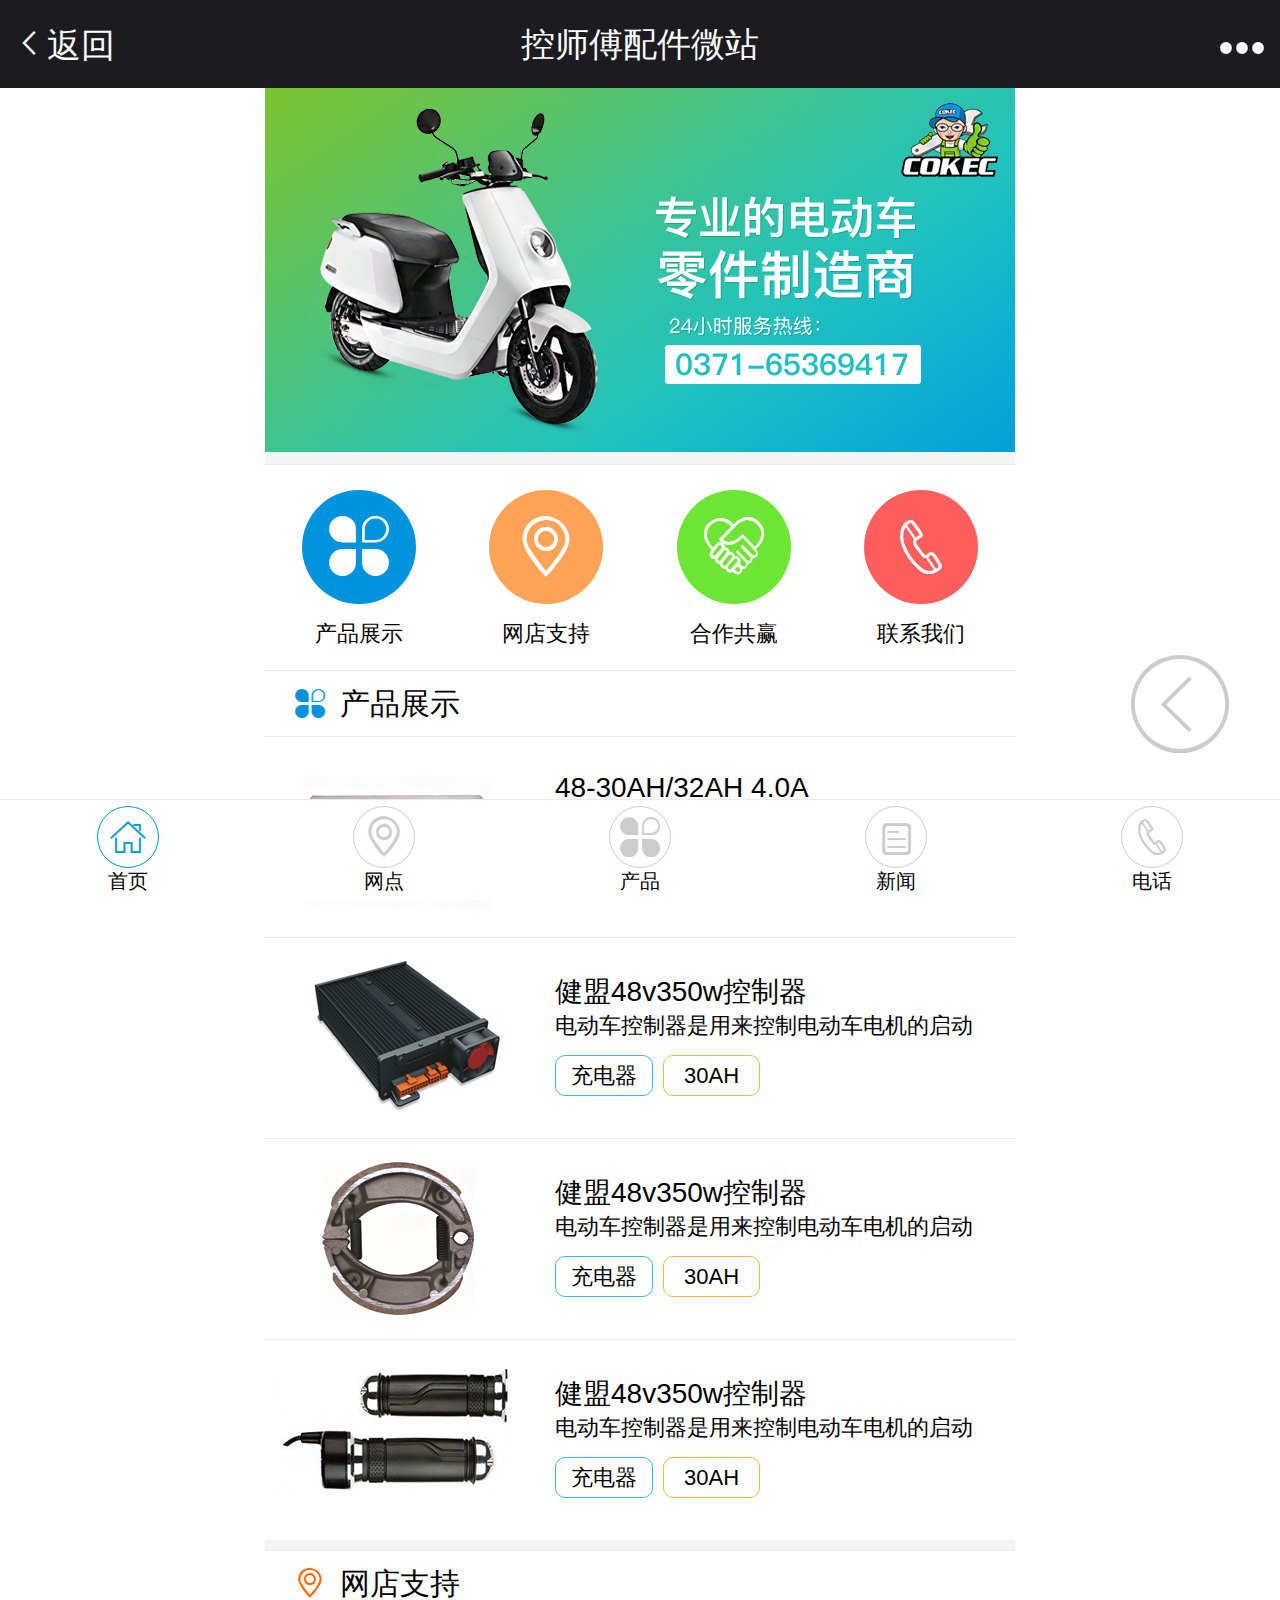
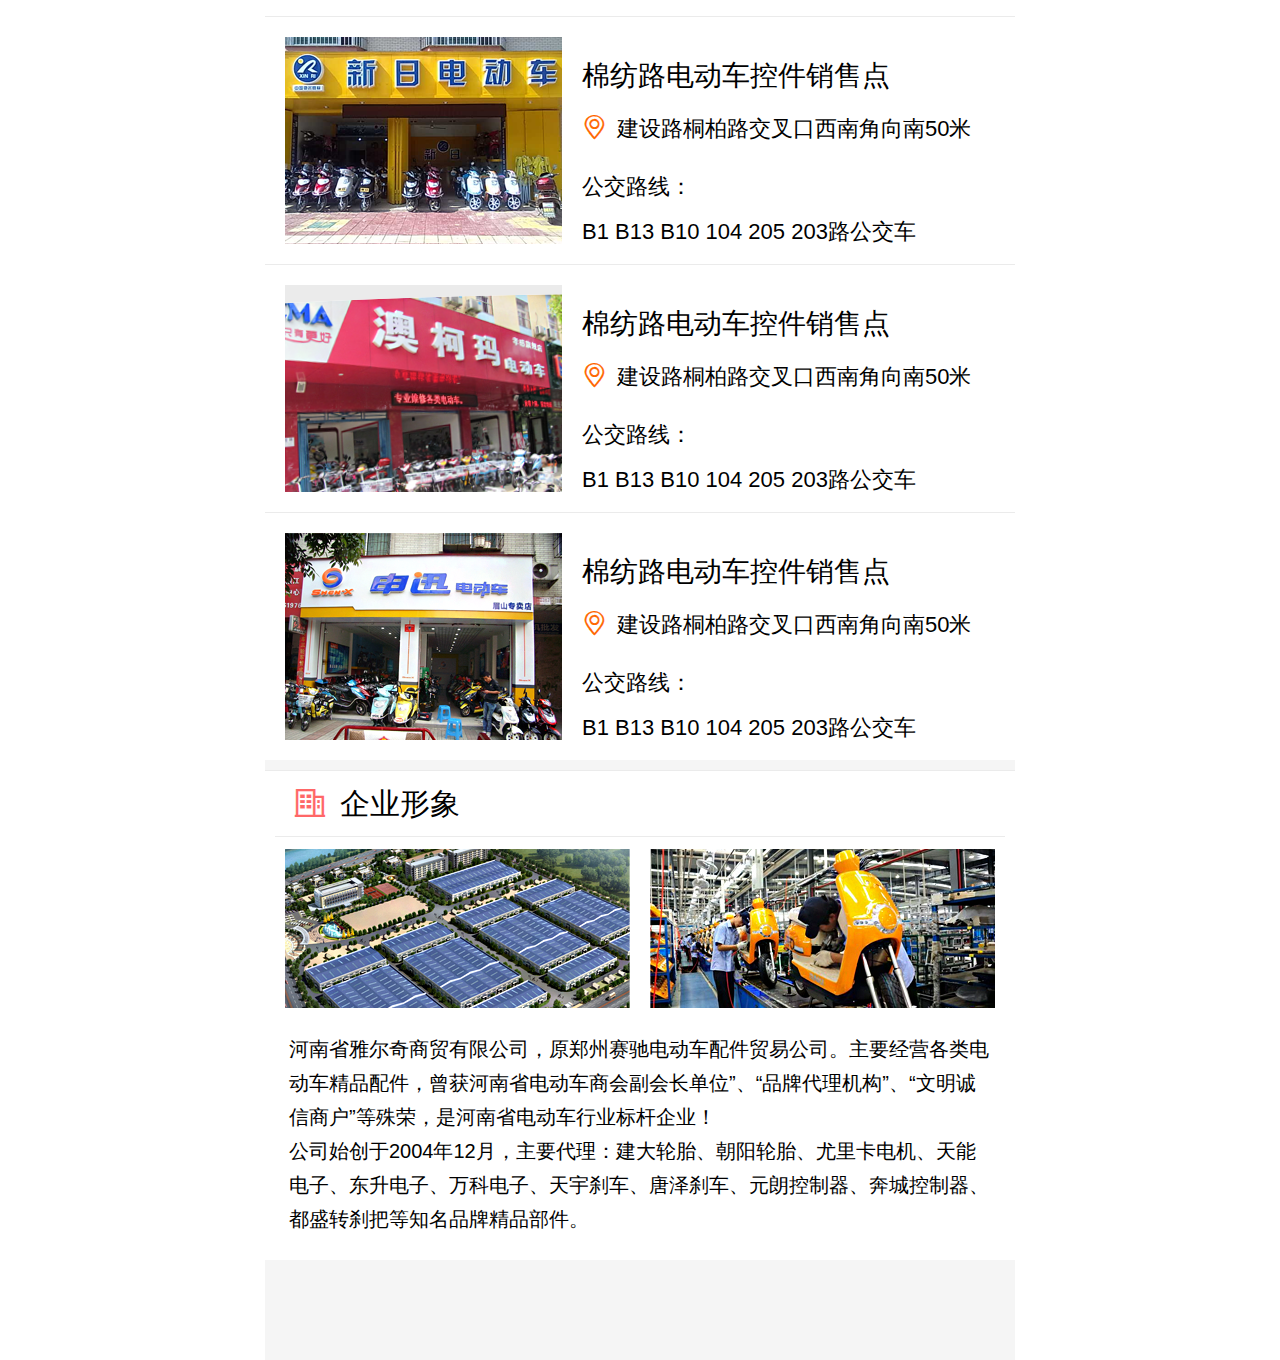
<file: 手机站/index.html>
<!doctype html>
<html>
<head>
    <meta charset="UTF-8">
    <meta http-equiv="X-UA-Compatible" content="IE=Edge，chrome=1">
    <meta name="viewport" content="width=device-width, initial-scale=1.0, maximum-scale=1.0, user-scalable=no">
    <link rel="stylesheet" type="text/css" href="css/mobile-reset.css">
    <link rel="stylesheet" type="text/css" href="css/common.css">
    <link rel="stylesheet" type="text/css" media="screen" href="css/index-style.css">
    <script src="js/base.js"></script>
    <title>首页</title>
    <!--[if lt IE 9]>
<script src="https://oss.maxcdn.com/libs/html5shiv/3.7.0/html5shiv.js"></script>
<script src="https://oss.maxcdn.com/libs/respond.js/1.3.0/respond.min.js"></script>
<![endif]-->
</head>
<body>
<div class="header">
     <div class="goback"><i class="iconfont arrow">&#xe607;</i>返回</div>
     控师傅配件微站
     <div class="menu"><i class="iconfont icon-menu">&#xe608;</i></div>
</div>
    <div class="wrapper">
        <div class="banner">
            <img src="images/banner.png"/>
        </div>
        <div class="service">
            <div class="item">
                <a href="charger.html" class="cir show">
                    <i class="iconfont">&#xe602;</i>
                </a>
                <p>产品展示</p>
            </div>
            <div class="item">
                 <a href="surport.html" class="cir place">
                     <i class="iconfont">&#xe603;</i>
                 </a>
                 <p>网店支持</p>
            </div>
            <div class="item">
                 <a href="coop.html" class="cir coop">
                     <i class="iconfont">&#xe604;</i>
                 </a>
                 <p>合作共赢</p>
            </div>
            <div class="item">
                 <a href="contact-us.html" class="cir contact">
                     <i class="iconfont c">&#xe600;</i>
                 </a>
                 <p>联系我们</p>
            </div>
        </div>
        <div class="product-show">
            <div class="tittle">
                <i class="iconfont">&#xe602;</i><p>产品展示</p>
            </div>
            <div class="show-list">
                <div class="product">
                    <img src="images/icon_01.png" alt="">
                    <div class="list-r">
                        <p>48-30AH/32AH 4.0A</p>
                        <p>电动4.0A通用充电器，为了更方便的充电 </p>
                        <div class="sp">
                             <span class="sp1">充电器</span><span class="sp2">30AH
                             </span>
                        </div>
                    </div>
                </div>
                <div class="product">
                    <img src="images/icon_02.png" alt="">
                    <div class="list-r">
                        <p>健盟48v350w控制器</p>
                        <p>电动车控制器是用来控制电动车电机的启动</p>
                        <div class="sp">
                             <span class="sp1">充电器</span><span class="sp2">30AH
                             </span>
                        </div>
                    </div>
                </div>
                <div class="product">
                    <img src="images/icon_03.png" alt="">
                    <div class="list-r">
                        <p>健盟48v350w控制器</p>
                        <p>电动车控制器是用来控制电动车电机的启动</p>
                        <div class="sp">
                             <span class="sp1">充电器</span><span class="sp2">30AH
                             </span>
                        </div>
                    </div>
                </div>
                <div class="product">
                    <img src="images/icon_04.png" alt="">
                    <div class="list-r">
                        <p>健盟48v350w控制器</p>
                        <p>电动车控制器是用来控制电动车电机的启动</p>
                        <div class="sp">
                             <span class="sp1">充电器</span><span class="sp2">30AH
                             </span>
                        </div>
                    </div>
                </div>
            </div>
        </div>
        <div class="support">
            <div class="tittle"><i class="iconfont">&#xe603;</i><p>网店支持</p></div>
            <div class="support-list">
                <div class="list-5 clearfix">
                    <img src="images/icon_05.png" alt="">
                    <div class="list-rr">
                        <p>棉纺路电动车控件销售点</p>
                        <p><i class="iconfont">&#xe603;</i>建设路桐柏路交叉口西南角向南50米</p>
                        <p>公交路线：</p>
                        <p>B1  B13  B10  104  205  203路公交车</p>
                    </div>
                </div>
                <div class="list-5 clearfix">
                    <img src="images/icon_06.png" alt="">
                    <div class="list-rr">
                        <p>棉纺路电动车控件销售点</p>
                        <p><i class="iconfont">&#xe603;</i>建设路桐柏路交叉口西南角向南50米</p>
                        <p>公交路线：</p>
                        <p>B1  B13  B10  104  205  203路公交车</p>
                    </div>
                </div>
                <div class="list-5 clearfix">
                    <img src="images/icon_07.png" alt="">
                    <div class="list-rr">
                        <p>棉纺路电动车控件销售点</p>
                        <p><i class="iconfont">&#xe603;</i>建设路桐柏路交叉口西南角向南50米</p>
                        <p>公交路线：</p>
                        <p>B1  B13  B10  104  205  203路公交车</p>
                    </div>
                </div>
            </div>
        </div>
        <div class="xingxiang">
            <div class="tittle"><i class="iconfont">&#xe601;</i><p>企业形象</p></div>
            <div class="xx-list">
                <div class="xx-img">
                    <img src="images/icon_08.png" alt=""><img src="images/icon_09.png" alt="">
                </div>
                <p>
    河南省雅尔奇商贸有限公司，原郑州赛驰电动车配件贸易公司。主要经营各类电动车精品配件，曾获河南省电动车商会副会长单位”、“品牌代理机构”、“文明诚信商户”等殊荣，是河南省电动车行业标杆企业！<br />
    公司始创于2004年12月，主要代理：建大轮胎、朝阳轮胎、尤里卡电机、天能电子、东升电子、万科电子、天宇刹车、唐泽刹车、元朗控制器、奔城控制器、都盛转刹把等知名品牌精品部件。
                </p>
            </div>
        </div>
        <i class="iconfont foot-goback">&#xe60b;</i>
    </div>
   <div class="footer clearfix">
        <a href="index.html" class="foot cur">
            <div class="circle"><i class="iconfont">&#xe605;</i></div>
            <p>首页</p>
        </a>
        <a href="surport.html" class="foot">
            <div class="circle"><i class="iconfont">&#xe603;</i></div>
            <p>网点</p>
        </a>
        <a href="product-show.html" class="foot">
            <div class="circle"><i class="iconfont">&#xe602;</i></div>
            <p>产品</p>
        </a>
        <a href="news.html" class="foot">
            <div class="circle"><i class="iconfont news">&#xe606;</i></div>
            <p>新闻</p> 
        </a>
        <a href="telephone.html" class="foot">
            <div class="circle"><i class="iconfont tel">&#xe600;</i></div>
            <p>电话</p> 
        </a>
    </div>
    <script src="js/Zepto.js"></script>
    <script src="js/touch.js"></script>
    <script src="js/common.js"></script>
</body>
</html>
</file>
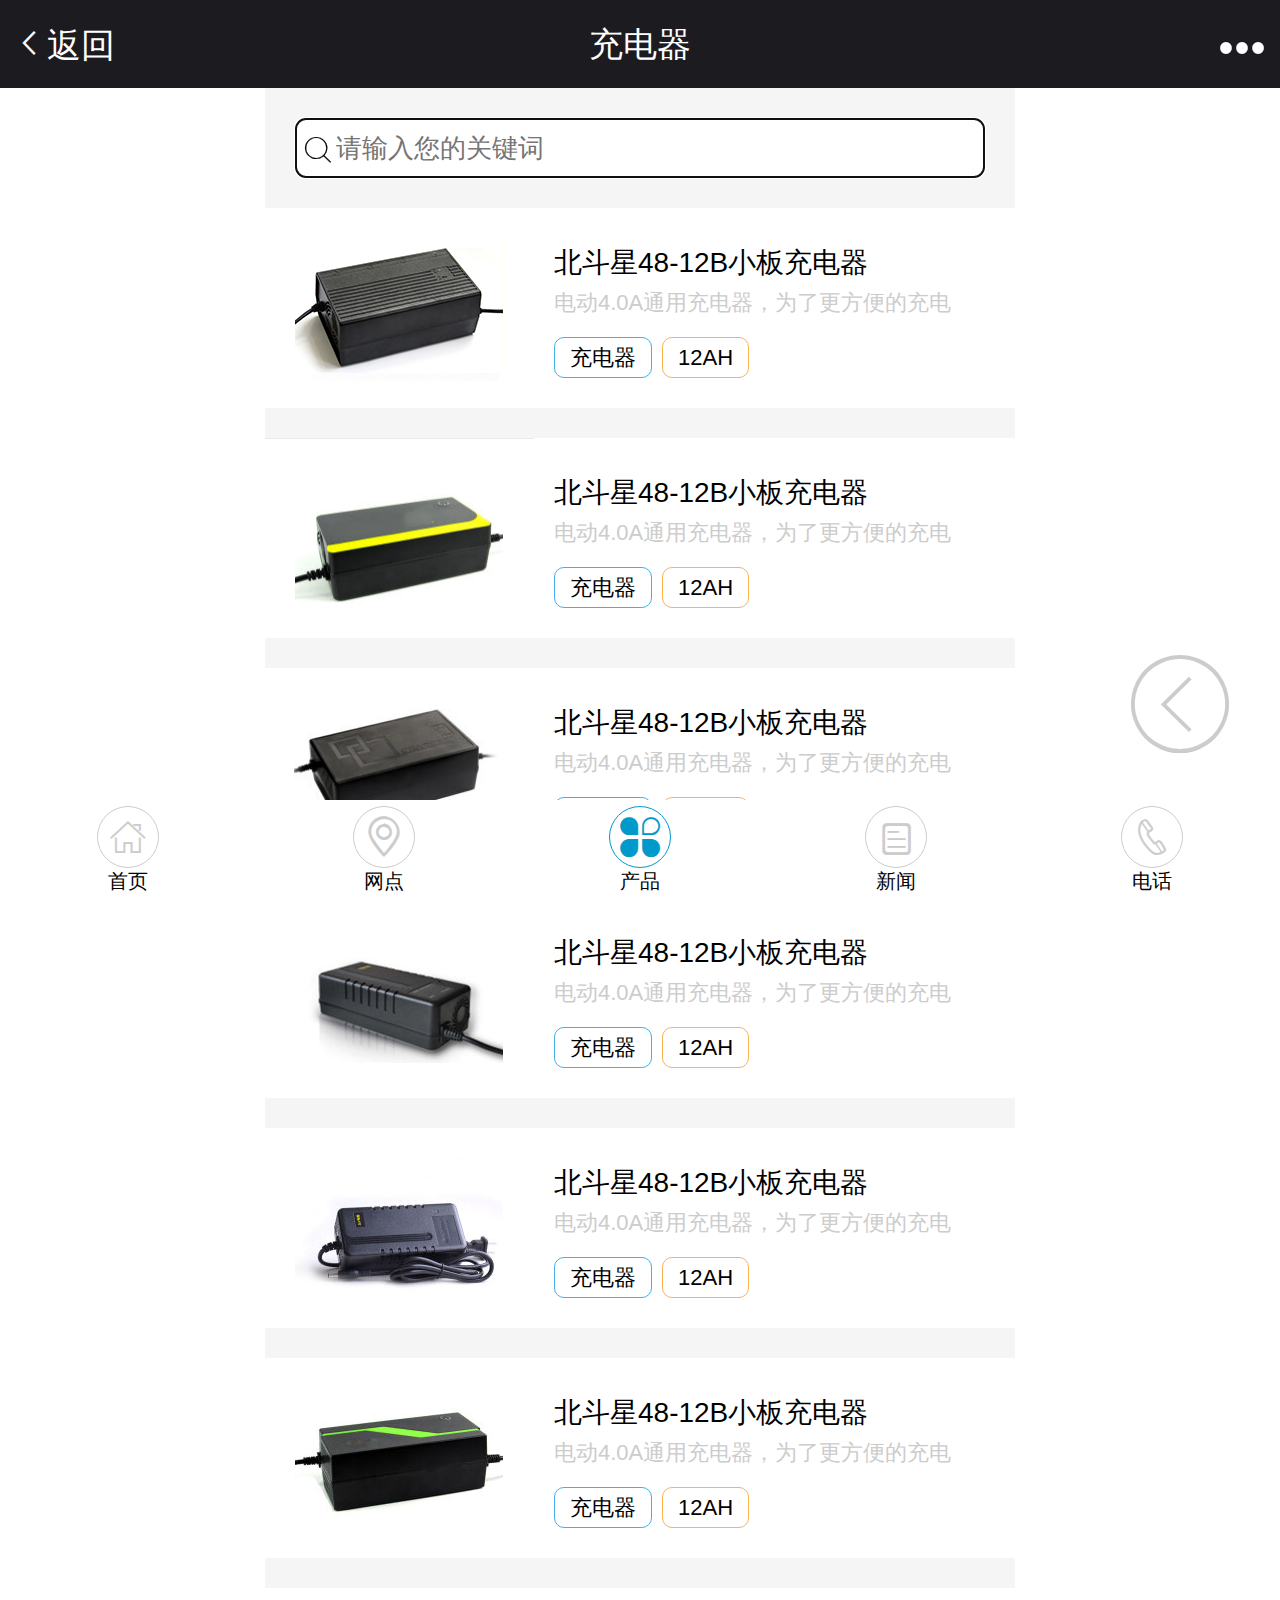
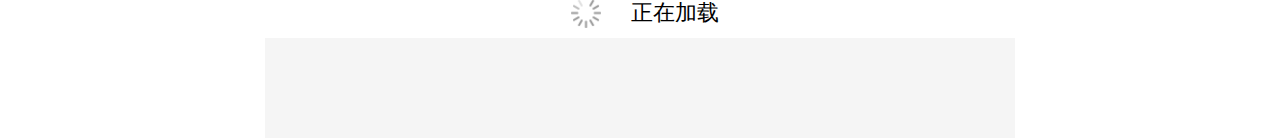
<file: 手机站/charger.html>
<!doctype html>
<html>
<head>
    <meta charset="UTF-8">
    <meta http-equiv="X-UA-Compatible" content="IE=Edge，chrome=1">
    <meta name="viewport" content="width=device-width, initial-scale=1.0, maximum-scale=1.0, user-scalable=no">
    <link rel="stylesheet" type="text/css" href="css/mobile-reset.css">
    <link rel="stylesheet" type="text/css" href="css/common.css">
    <link rel="stylesheet" type="text/css" media="screen" href="css/charger-style.css">
    <script src="js/base.js"></script>
    <title>北斗星充电器</title>
</head>
<body>
<div class="header">
     <div class="goback"><i class="iconfont arrow">&#xe607;</i>返回</div>
    充电器
     <div class="menu"><i class="iconfont icon-menu">&#xe608;</i></div>
</div>
  <div class="wrapper">
      <div class="search-box">
          <input  class="search" type="text" placeholder="请输入您的关键词" autofocus>
          <i class="iconfont icon-search">&#xe60c;</i>
      </div>
      <div class="products">
          <div class="product">
              <img src="images/beidouxing_01.png" alt="北斗星">
              <div class="list-r">
                  <p>北斗星48-12B小板充电器</p>
                  <p>电动4.0A通用充电器，为了更方便的充电 </p>
                  <div class="sp">
                       <span class="sp1">充电器</span><span class="sp2">12AH
                       </span>
                  </div>
              </div>
          </div>
            <div class="product">
              <img src="images/beidouxing_02.png" alt="北斗星">
              <div class="list-r">
                  <p>北斗星48-12B小板充电器</p>
                  <p>电动4.0A通用充电器，为了更方便的充电 </p>
                  <div class="sp">
                       <span class="sp1">充电器</span><span class="sp2">12AH
                       </span>
                  </div>
              </div>
          </div>
            <div class="product">
              <img src="images/beidouxing_03.png" alt="北斗星">
              <div class="list-r">
                  <p>北斗星48-12B小板充电器</p>
                  <p>电动4.0A通用充电器，为了更方便的充电 </p>
                  <div class="sp">
                       <span class="sp1">充电器</span><span class="sp2">12AH
                       </span>
                  </div>
              </div>
          </div>
            <div class="product">
              <img src="images/beidouxing_04.png" alt="北斗星">
              <div class="list-r">
                  <p>北斗星48-12B小板充电器</p>
                  <p>电动4.0A通用充电器，为了更方便的充电 </p>
                  <div class="sp">
                       <span class="sp1">充电器</span><span class="sp2">12AH
                       </span>
                  </div>
              </div>
          </div>
            <div class="product">
              <img src="images/beidouxing_05.png" alt="北斗星">
              <div class="list-r">
                  <p>北斗星48-12B小板充电器</p>
                  <p>电动4.0A通用充电器，为了更方便的充电 </p>
                  <div class="sp">
                       <span class="sp1">充电器</span><span class="sp2">12AH
                       </span>
                  </div>
              </div>
          </div>
            <div class="product">
              <img src="images/beidouxing_06.png" alt="北斗星">
              <div class="list-r">
                  <p>北斗星48-12B小板充电器</p>
                  <p>电动4.0A通用充电器，为了更方便的充电 </p>
                  <div class="sp">
                       <span class="sp1">充电器</span><span class="sp2">12AH
                       </span>
                  </div>
              </div>
          </div>
      </div>
      <div class="loading">
           <i class="load"></i><span>正在加载</span>
      </div>
          <i class="iconfont foot-goback">&#xe60b;</i>
  </div>
   <div class="footer clearfix">
        <a href="index.html" class="foot">
            <div class="circle"><i class="iconfont">&#xe605;</i></div>
            <p>首页</p>
        </a>
        <a href="surport.html" class="foot">
            <div class="circle"><i class="iconfont">&#xe603;</i></div>
            <p>网点</p>
        </a>
        <a href="product-show.html" class="foot cur">
            <div class="circle"><i class="iconfont">&#xe602;</i></div>
            <p>产品</p>
        </a>
        <a href="news.html" class="foot">
            <div class="circle"><i class="iconfont news">&#xe606;</i></div>
            <p>新闻</p> 
        </a>
        <a href="telephone.html" class="foot">
            <div class="circle"><i class="iconfont tel">&#xe600;</i></div>
            <p>电话</p> 
        </a>
    </div>
    <script src="js/Zepto.js"></script>
    <script src="js/touch.js"></script>
    <script src="js/common.js"></script>
</body>
</html>
</file>
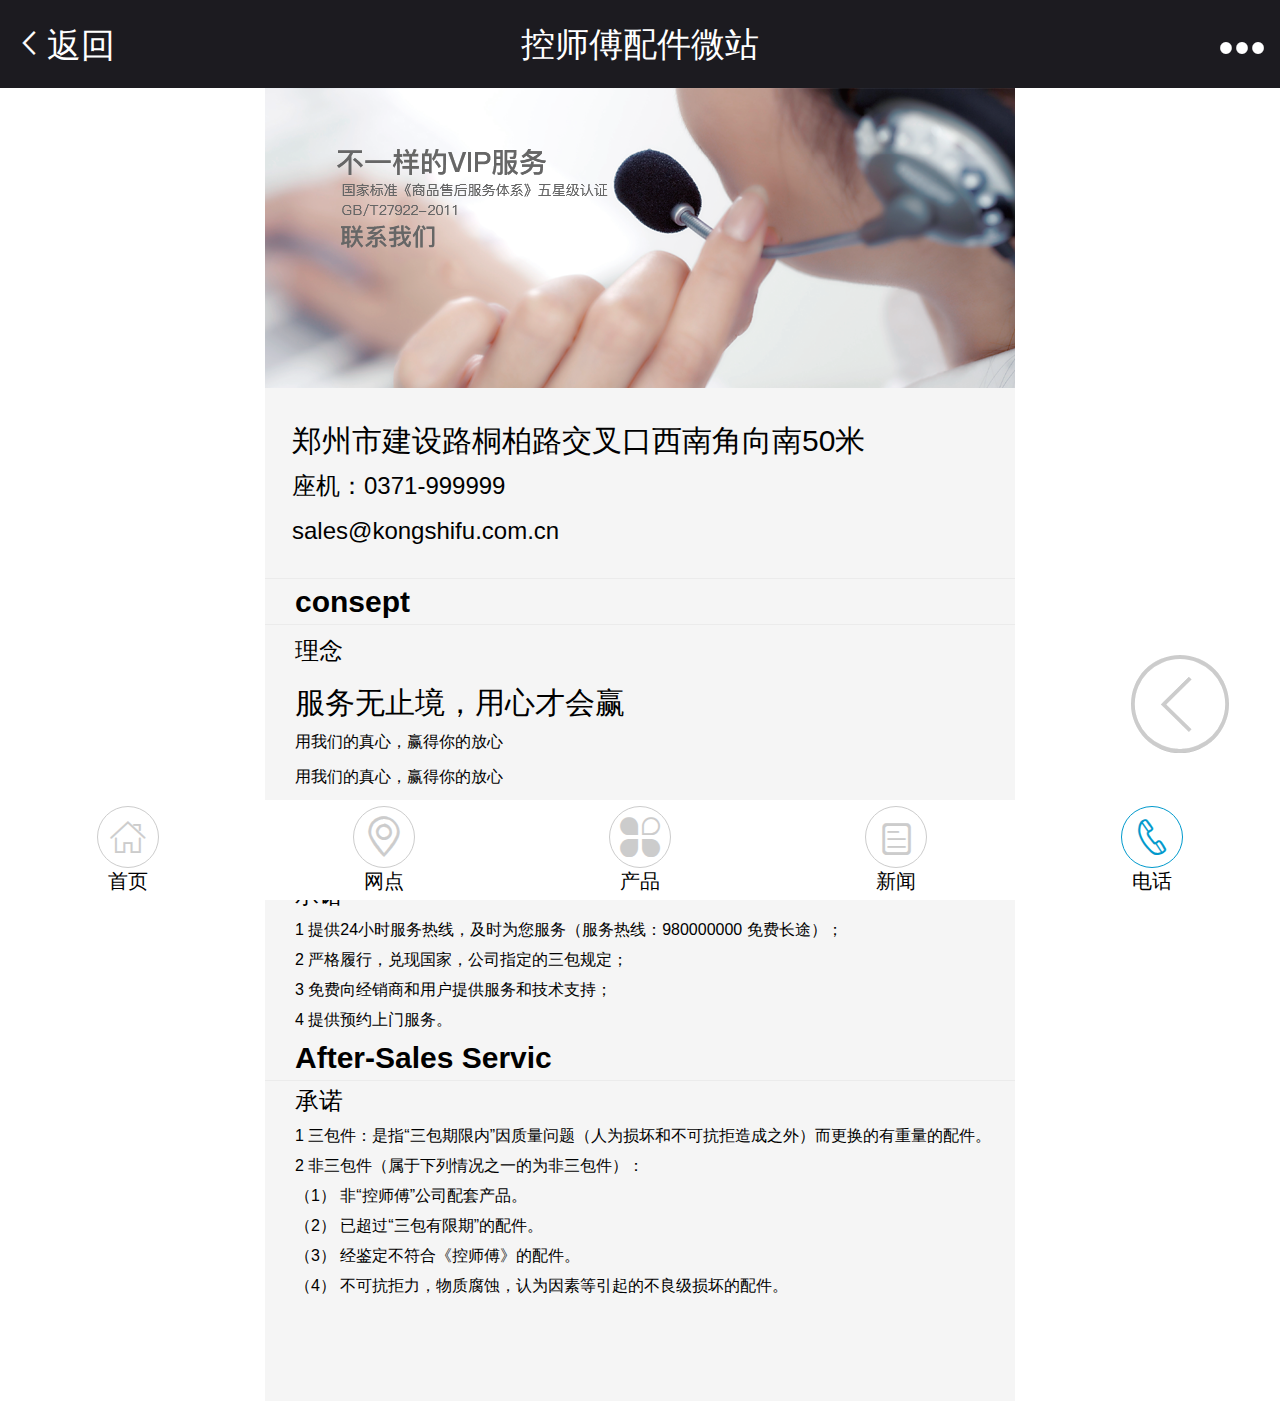
<file: 手机站/contact-us.html>
<!doctype html>
<html>
<head>
    <meta charset="UTF-8">
    <meta http-equiv="X-UA-Compatible" content="IE=Edge，chrome=1">
    <meta name="viewport" content="width=device-width, initial-scale=1.0, maximum-scale=1.0, user-scalable=no">
    <link rel="stylesheet" type="text/css" href="css/mobile-reset.css">
    <link rel="stylesheet" type="text/css" href="css/common.css">
    <link rel="stylesheet" type="text/css" media="screen" href="css/contact-us-style.css">
    <script src="js/base.js"></script>
    <title>联系我们</title>
</head>
<body>
 <div class="header">
     <div class="goback"><i class="iconfont arrow">&#xe607;</i>返回</div>
     控师傅配件微站
     <div class="menu"><i class="iconfont icon-menu">&#xe608;</i></div>
</div>  
    <div class="wrapper">
        <div class="banner">
            <img src="images/contact-us.png" alt="联系我们"/>
        </div>
        <div class="address">
            <p>郑州市建设路桐柏路交叉口西南角向南50米</p>
            <p>座机：0371-999999</p>
            <p>sales@kongshifu.com.cn</p>
        </div>
        <div class="consept">
            <p>consept</p>
            <p>理念</p>
            <p>服务无止境，用心才会赢</p>
            <p class="pn">用我们的真心，赢得你的放心</p>
            <p class="pn">用我们的真心，赢得你的放心</p>
            <p class="pn">用我们的真心，赢得你的放心</p>
        </div>
        <div class="Commitment">
            <p>Commitment</p>
            <p>承诺</p>
            <p>1 提供24小时服务热线，及时为您服务（服务热线：980000000 免费长途）；</p>
            <p>2 严格履行，兑现国家，公司指定的三包规定；</p>
            <p>3 免费向经销商和用户提供服务和技术支持；</p>
            <p>4 提供预约上门服务。</p>
        </div>
        <div class="Servic">
            <p>After-Sales Servic</p>
            <p>承诺</p>
            <p>1 三包件：是指“三包期限内”因质量问题（人为损坏和不可抗拒造成之外）而更换的有重量的配件。</p>
            <p>2 非三包件（属于下列情况之一的为非三包件）：</p>
            <p>（1） 非“控师傅”公司配套产品。</p>
            <p>（2） 已超过“三包有限期”的配件。</p>
            <p>（3） 经鉴定不符合《控师傅》的配件。</p>
            <p>（4） 不可抗拒力，物质腐蚀，认为因素等引起的不良级损坏的配件。</p>
        </div>
        <i class="iconfont foot-goback">&#xe60b;</i>
    </div>
   <div class="footer clearfix">
        <a href="index.html" class="foot">
            <div class="circle"><i class="iconfont">&#xe605;</i></div>
            <p>首页</p>
        </a>
        <a href="surport.html" class="foot">
            <div class="circle"><i class="iconfont">&#xe603;</i></div>
            <p>网点</p>
        </a>
        <a href="product-show.html" class="foot">
            <div class="circle"><i class="iconfont">&#xe602;</i></div>
            <p>产品</p>
        </a>
        <a href="news.html" class="foot">
            <div class="circle"><i class="iconfont news">&#xe606;</i></div>
            <p>新闻</p> 
        </a>
        <a href="telephone.html" class="foot cur">
            <div class="circle"><i class="iconfont tel">&#xe600;</i></div>
            <p>电话</p> 
        </a>
    </div>
    <script src="js/Zepto.js"></script>
    <script src="js/touch.js"></script>
    <script src="js/common.js"></script>
</body>
</html>
</file>
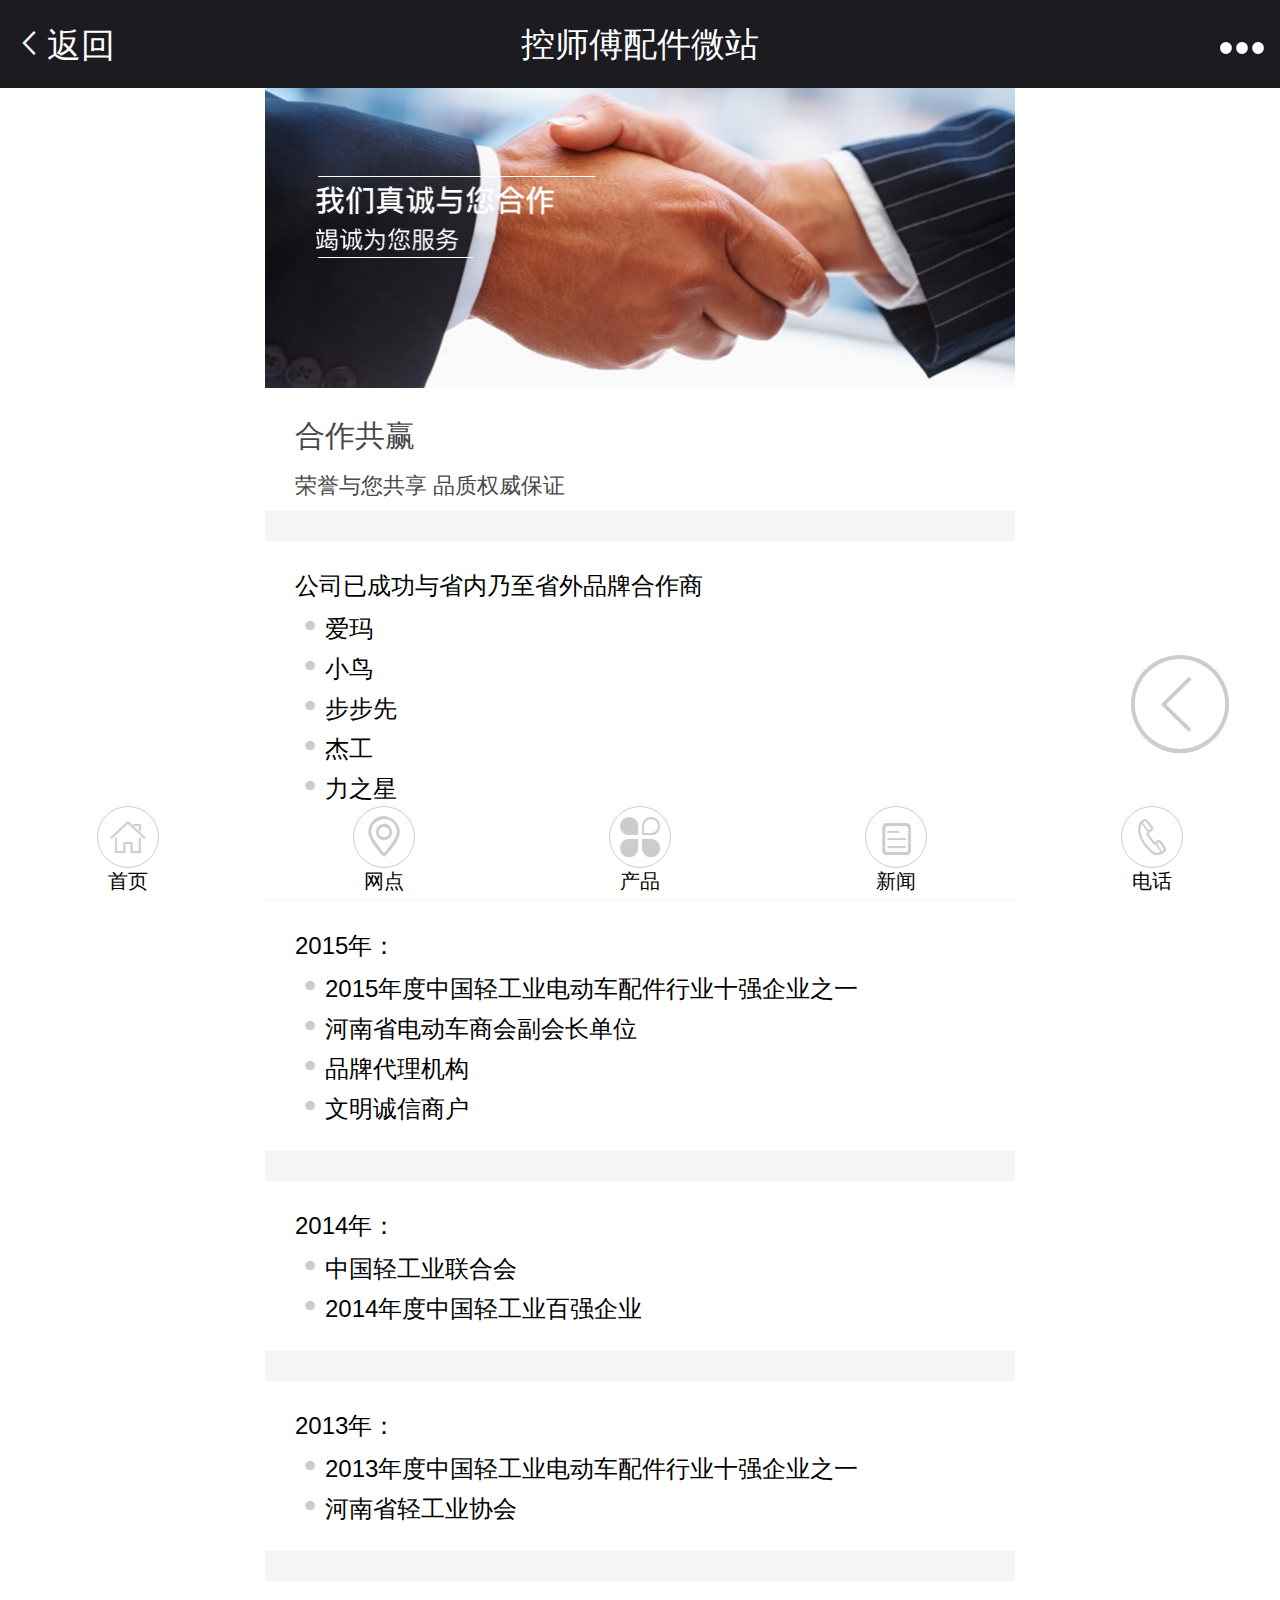
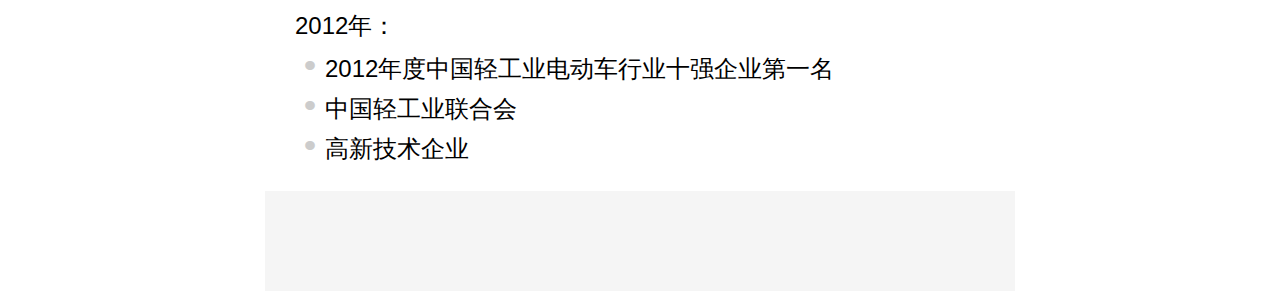
<file: 手机站/coop.html>
<!doctype html>
<html>
<head>
    <meta charset="UTF-8">
    <meta http-equiv="X-UA-Compatible" content="IE=Edge，chrome=1">
    <meta name="viewport" content="width=device-width, initial-scale=1.0, maximum-scale=1.0, user-scalable=no">
    <link rel="stylesheet" type="text/css" href="css/mobile-reset.css">
    <link rel="stylesheet" type="text/css" href="css/common.css">
    <link rel="stylesheet" type="text/css" media="screen" href="css/coop-style.css">
    <script src="js/base.js"></script>
    <title>合作共赢</title>
</head>
<body>
<div class="header">
    <div class="goback"><i class="iconfont arrow">&#xe607;</i>返回</div>
     控师傅配件微站
    <div class="menu"><i class="iconfont icon-menu">&#xe608;</i></div>
</div>
<div class="bg">
    <div class="wrapper">
         <div class="coop-2">
             <img src="images/coop_02.png" alt="合作共赢">
             <p class="p1">合作共赢</p>
             <p class="p2">荣誉与您共享 品质权威保证</p>
         </div>
         <ul class="coop-list">
             <li>公司已成功与省内乃至省外品牌合作商</li>
             <li><i class="iconfont">&#xe60d;</i>爱玛</li>
             <li><i class="iconfont">&#xe60d;</i>小鸟</li>
             <li><i class="iconfont">&#xe60d;</i>步步先</li>
             <li><i class="iconfont">&#xe60d;</i>杰工</li>
             <li><i class="iconfont">&#xe60d;</i>力之星</li>
             <li><i class="iconfont">&#xe60d;</i>大运等配套合作</li>
         </ul>
         <ul class="coop-list">
             <li>2015年：</li>
             <li><i class="iconfont">&#xe60d;</i>2015年度中国轻工业电动车配件行业十强企业之一</li>
             <li><i class="iconfont">&#xe60d;</i>河南省电动车商会副会长单位</li>
             <li><i class="iconfont">&#xe60d;</i>品牌代理机构</li>
             <li><i class="iconfont">&#xe60d;</i>文明诚信商户</li>
         </ul>
          <ul class="coop-list">
             <li>2014年：</li>
             <li><i class="iconfont">&#xe60d;</i>中国轻工业联合会</li>
             <li><i class="iconfont">&#xe60d;</i>2014年度中国轻工业百强企业</li>
         </ul>
          <ul class="coop-list">
             <li>2013年：</li>
             <li><i class="iconfont">&#xe60d;</i>2013年度中国轻工业电动车配件行业十强企业之一</li>
             <li><i class="iconfont">&#xe60d;</i>河南省轻工业协会</li>
         </ul>
          <ul class="coop-list">
             <li>2012年：</li>
             <li><i class="iconfont">&#xe60d;</i>2012年度中国轻工业电动车行业十强企业第一名</li>
             <li><i class="iconfont">&#xe60d;</i>中国轻工业联合会</li>
             <li><i class="iconfont">&#xe60d;</i>高新技术企业</li>
         </ul>
         <i class="iconfont foot-goback">&#xe60b;</i>
    </div>
    <div class="footer clearfix">
        <a href="index.html" class="foot">
            <div class="circle"><i class="iconfont">&#xe605;</i></div>
            <p>首页</p>
        </a>
        <a href="surport.html" class="foot">
            <div class="circle"><i class="iconfont">&#xe603;</i></div>
            <p>网点</p>
        </a>
        <a href="product-show.html" class="foot">
            <div class="circle"><i class="iconfont">&#xe602;</i></div>
            <p>产品</p>
        </a>
        <a href="news.html" class="foot">
            <div class="circle"><i class="iconfont news">&#xe606;</i></div>
            <p>新闻</p> 
        </a>
        <a href="telephone.html" class="foot">
            <div class="circle"><i class="iconfont tel">&#xe600;</i></div>
            <p>电话</p> 
        </a>
    </div>
    <script src="js/Zepto.js"></script>
    <script src="js/touch.js"></script>
    <script src="js/common.js"></script>
</div> 
</body>
</html>
</file>
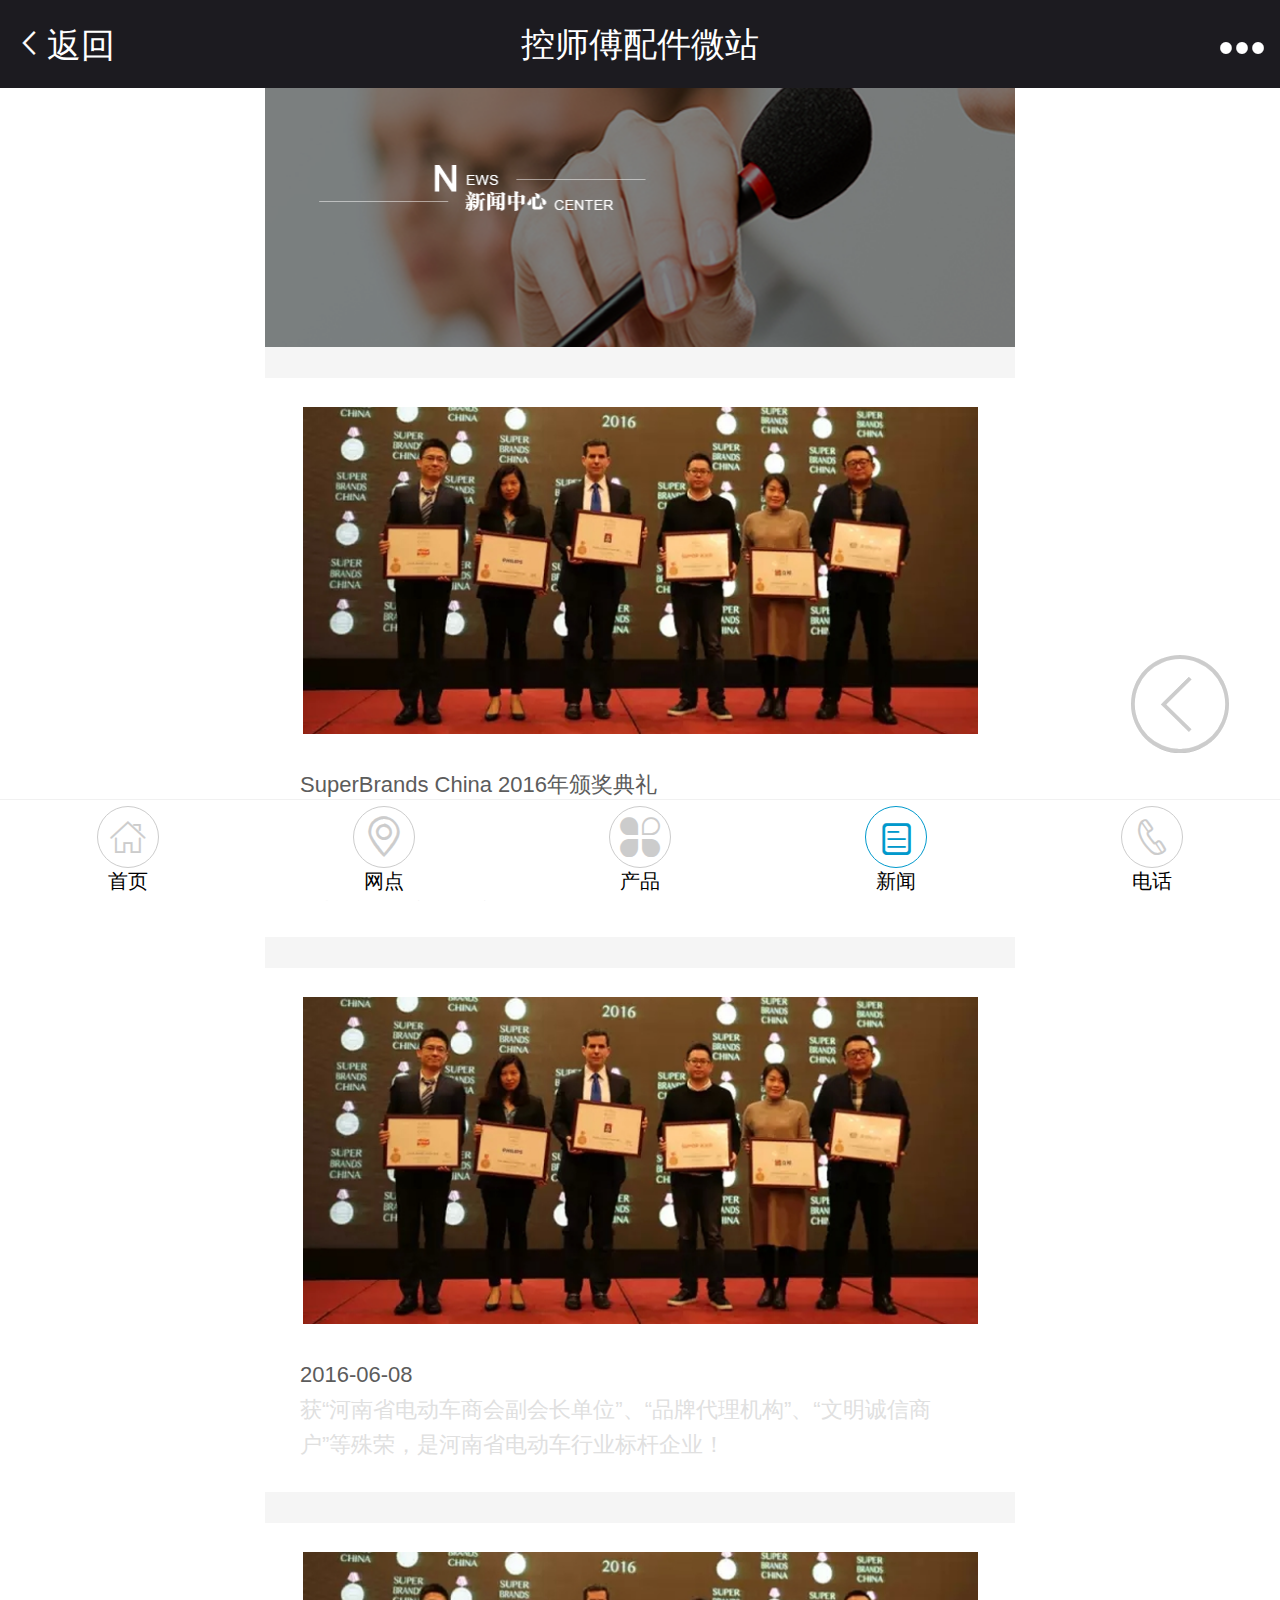
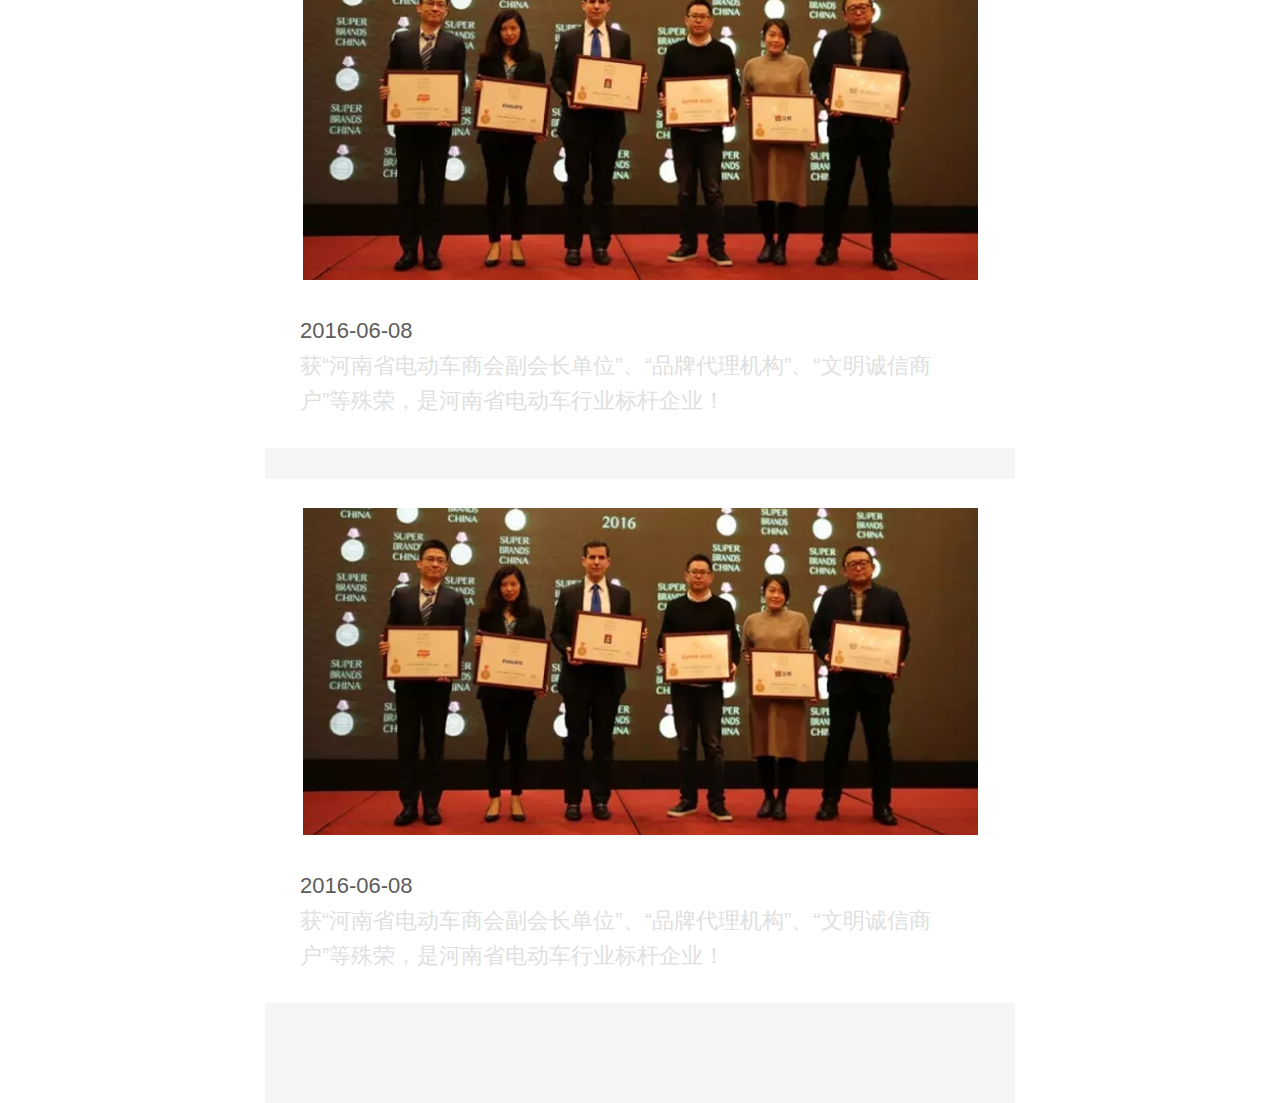
<file: 手机站/news.html>
<!doctype html>
<html>
<head>
    <meta charset="UTF-8">
    <meta http-equiv="X-UA-Compatible" content="IE=Edge，chrome=1">
    <meta name="viewport" content="width=device-width, initial-scale=1.0, maximum-scale=1.0, user-scalable=no">
    <link rel="stylesheet" type="text/css" href="css/mobile-reset.css">
    <link rel="stylesheet" type="text/css" href="css/common.css">
    <link rel="stylesheet" type="text/css" media="screen" href="css/news-style.css">
    <script src="js/base.js"></script>
    <title>新闻中心</title>
</head>
<body>
<div class="header">
     <div class="goback"><i class="iconfont arrow">&#xe607;</i>返回</div>
     控师傅配件微站
     <div class="menu"><i class="iconfont icon-menu">&#xe608;</i></div>
 </div>
    <div class="wrapper">
         <div class="news-center">
             <img src="images/news-center.png" alt="新闻中心">
         </div>
         <div class="superbrands">
             <img src="images/banjiang.png" alt="颁奖典礼">
             <div class="details">
                 <p class="p1">SuperBrands China 2016年颁奖典礼</p>
                 <p class="p2">2016年1月5日，“SuperBrands China 2016年颁奖典礼”在上海国际贵都大饭店隆重举办，作为获奖方，绿源登上了领奖台，向人们宣告着“绿源是中国人喜爱的品牌”。</p>
             </div>
         </div>
         <div class="superbrands">
             <img src="images/banjiang.png" alt="颁奖典礼">
             <div class="details">
                 <p class="p1">2016-06-08</p>
                 <p class="p2">获“河南省电动车商会副会长单位”、“品牌代理机构”、“文明诚信商户”等殊荣，是河南省电动车行业标杆企业！</p>
             </div>
         </div>
         <div class="superbrands">
             <img src="images/banjiang.png" alt="颁奖典礼">
             <div class="details">
                 <p class="p1">2016-06-08</p>
                 <p class="p2">获“河南省电动车商会副会长单位”、“品牌代理机构”、“文明诚信商户”等殊荣，是河南省电动车行业标杆企业！</p>
             </div>
         </div>
          <div class="superbrands">
             <img src="images/banjiang.png" alt="颁奖典礼">
             <div class="details">
                 <p class="p1">2016-06-08</p>
                 <p class="p2">获“河南省电动车商会副会长单位”、“品牌代理机构”、“文明诚信商户”等殊荣，是河南省电动车行业标杆企业！</p>
             </div>
         </div>
          <i class="iconfont foot-goback">&#xe60b;</i>
     </div>
    <div class="footer clearfix">
        <a href="index.html" class="foot">
            <div class="circle"><i class="iconfont">&#xe605;</i></div>
            <p>首页</p>
        </a>
        <a href="surport.html" class="foot">
            <div class="circle"><i class="iconfont">&#xe603;</i></div>
            <p>网点</p>
        </a>
        <a href="product-show.html" class="foot">
            <div class="circle"><i class="iconfont">&#xe602;</i></div>
            <p>产品</p>
        </a>
        <a href="news.html" class="foot cur">
            <div class="circle"><i class="iconfont news">&#xe606;</i></div>
            <p>新闻</p> 
        </a>
        <a href="telephone.html" class="foot">
            <div class="circle"><i class="iconfont tel">&#xe600;</i></div>
            <p>电话</p> 
        </a>
    </div>
    <script src="js/Zepto.js"></script>
    <script src="js/touch.js"></script>
    <script src="js/common.js"></script>
</body>
</html>
</file>
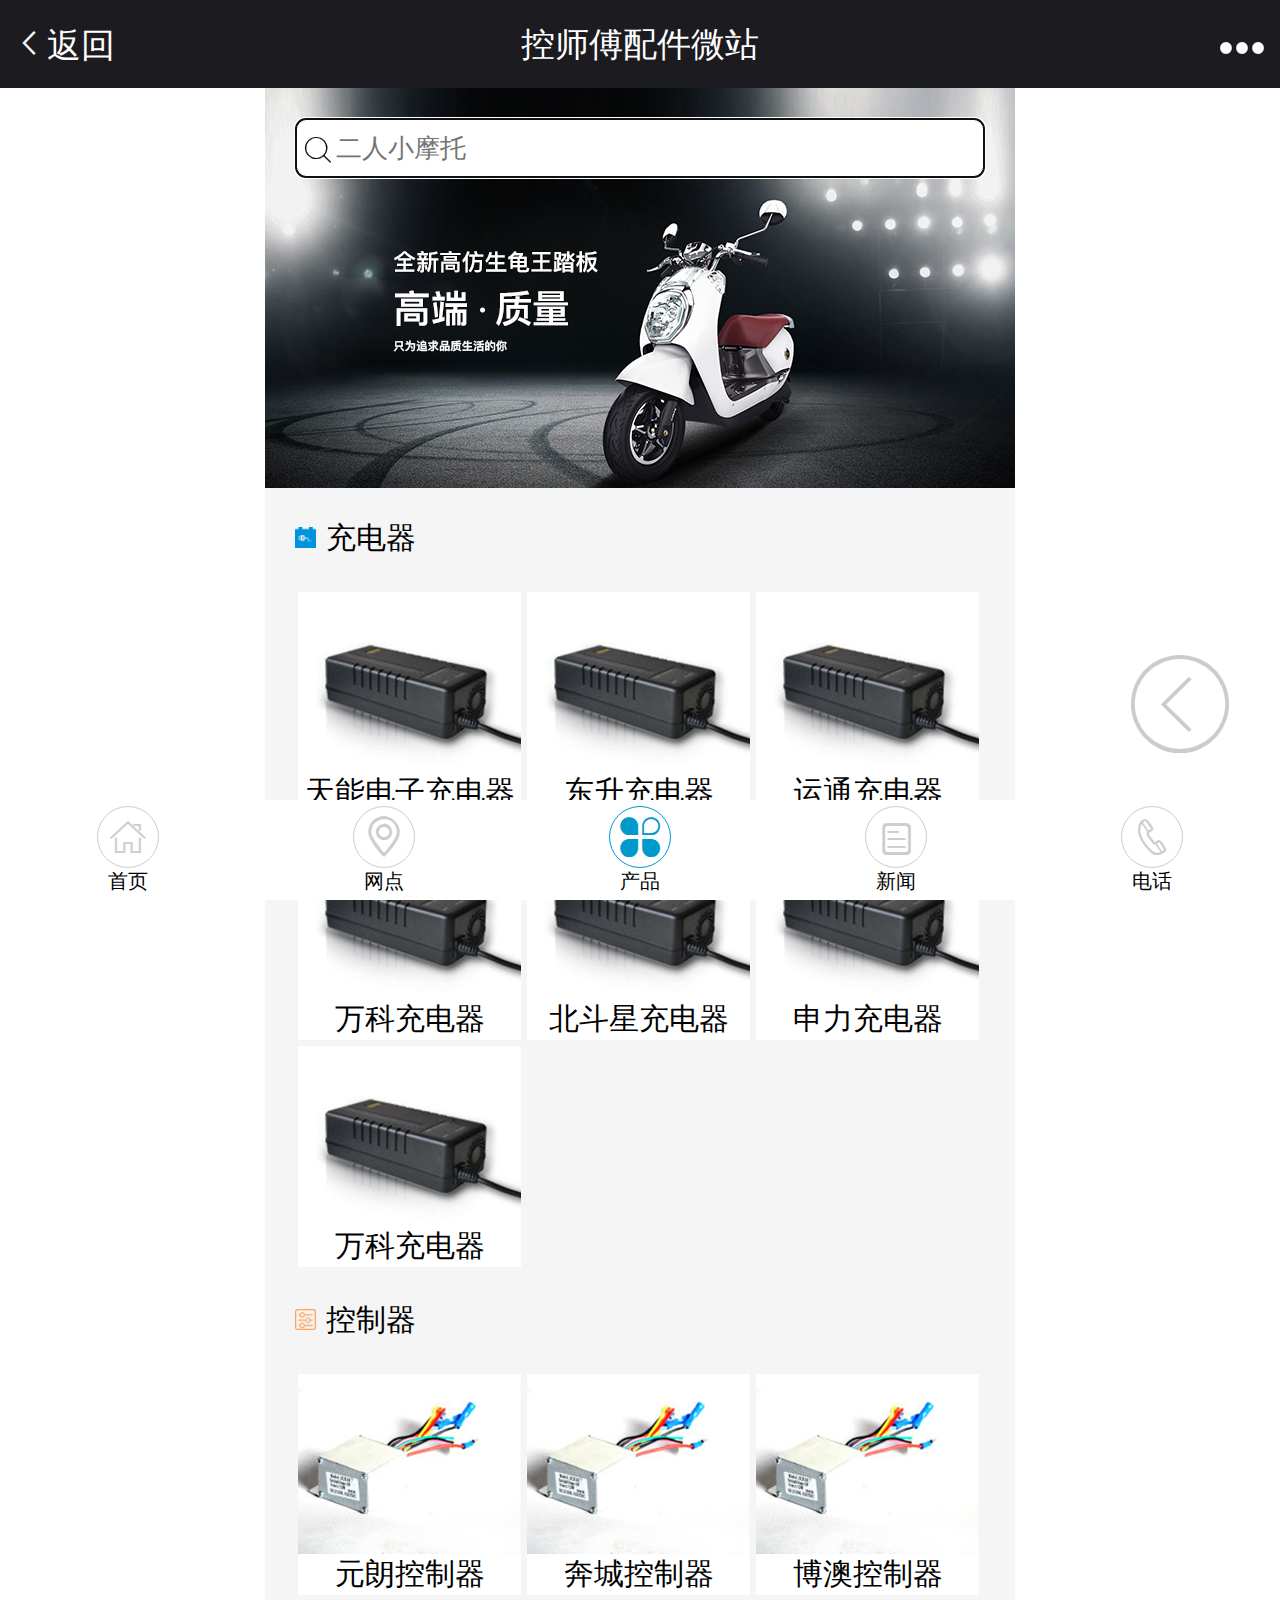
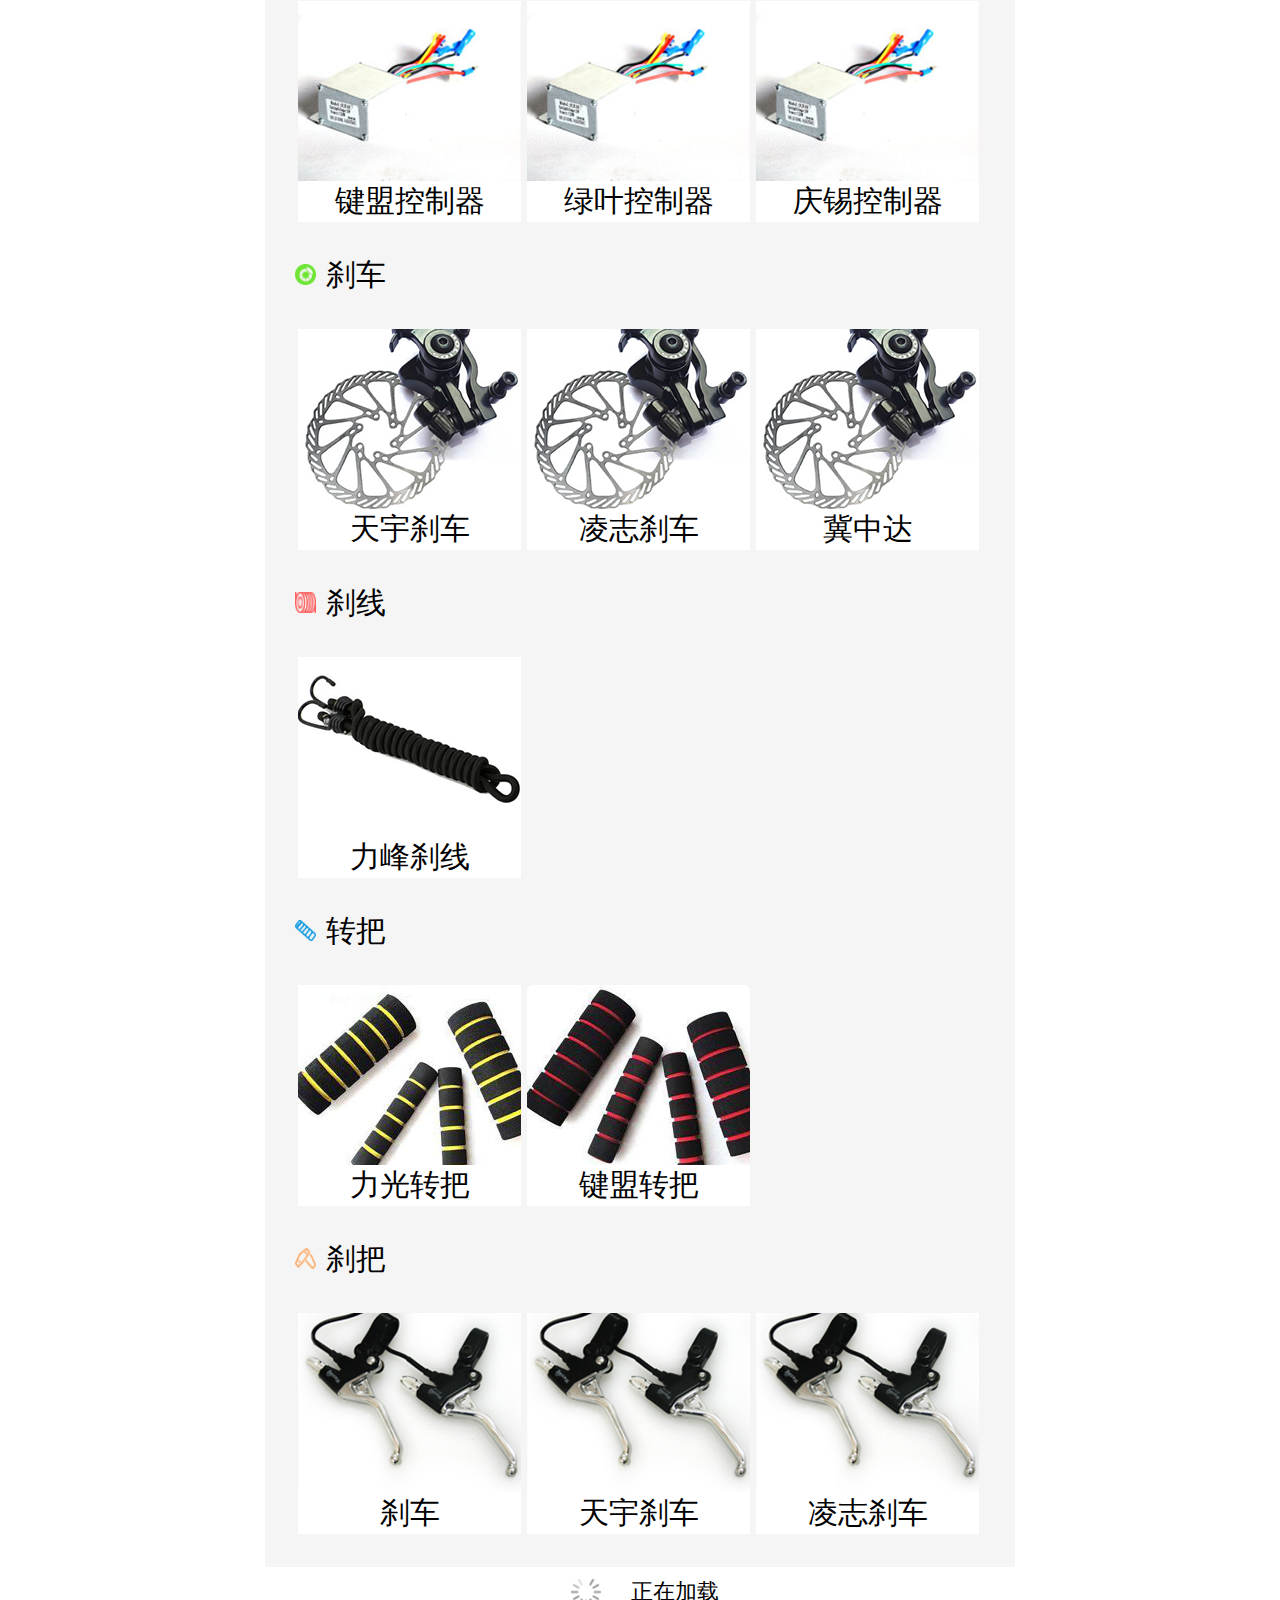
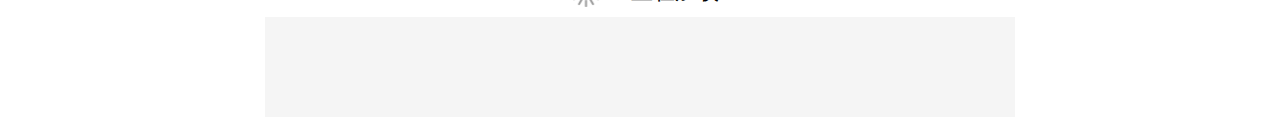
<file: 手机站/product-show.html>
<!doctype html>
<html>
<head>
    <meta charset="UTF-8">
    <meta http-equiv="X-UA-Compatible" content="IE=Edge，chrome=1">
    <meta name="viewport" content="width=device-width, initial-scale=1.0, maximum-scale=1.0, user-scalable=no">
    <link rel="stylesheet" type="text/css" href="css/mobile-reset.css">
    <link rel="stylesheet" type="text/css" href="css/common.css">
    <link rel="stylesheet" type="text/css" media="screen" href="css/product-show-style.css">
    <script src="js/base.js"></script>
    <title>产品展示</title>
</head>
<body>
<div class="header">
     <div class="goback"><i class="iconfont arrow">&#xe607;</i>返回</div>
    控师傅配件微站
     <div class="menu"><i class="iconfont icon-menu">&#xe608;</i></div>
</div>
    <div class="wrapper">
        <div class="banner">
            <img src="images/guiwang.png" alt="龟王踏板">
             <form action="www.kongshifu.com">
                 <div class="search-box">
                     <input  class="search" type="text" placeholder="二人小摩托" autofocus>
                     <i class="iconfont icon-search">&#xe60c;</i>
                </div>
            </form>
        </div>
        <!-- 产品1 -->
        <div class="product">
            <p class="tittle-p mt"><i class="icon icon-1"></i>充电器</p>
            <div class="charger clearfix">
                <div class="list-1">
                    <img src="images/charger.png" alt="充电器">
                    <p>天能电子充电器</p>
                </div>
                <div class="list-1">
                    <img src="images/charger.png" alt="充电器">
                    <p>东升充电器</p>
                </div>
                <div class="list-1">
                    <img src="images/charger.png" alt="充电器">
                    <p>运通充电器</p>
                </div>
                <div class="list-1">
                    <img src="images/charger.png" alt="充电器">
                    <p>万科充电器</p>
                </div>
                <div class="list-1">
                    <img src="images/charger.png" alt="充电器">
                    <p>北斗星充电器</p>
                </div>
                <div class="list-1">
                    <img src="images/charger.png" alt="充电器">
                    <p>申力充电器</p>
                </div>
                <div class="list-1">
                    <img src="images/charger.png" alt="充电器">
                    <p>万科充电器</p>
                </div>
            </div>
        </div>
        <!-- 产品2 -->
        <div class="product">
            <p class="tittle-p"><i class="icon icon-2"></i>控制器</p>
            <div class="charger clearfix">
                <div class="list-1">
                    <img src="images/control.png" alt="充电器">
                    <p>元朗控制器</p>
                </div>
                <div class="list-1">
                    <img src="images/control.png" alt="充电器">
                    <p>奔城控制器</p>
                </div>
                <div class="list-1">
                    <img src="images/control.png" alt="充电器">
                    <p>博澳控制器</p>
                </div>
                <div class="list-1">
                    <img src="images/control.png" alt="充电器">
                    <p>键盟控制器</p>
                </div>
                <div class="list-1">
                    <img src="images/control.png" alt="充电器">
                    <p>绿叶控制器</p>
                </div>
                <div class="list-1">
                    <img src="images/control.png" alt="充电器">
                    <p>庆锡控制器</p>
                </div>
            </div>
        </div>
        <!-- 产品3 刹车 -->
        <div class="product">
        <p class="tittle-p"><i class="icon icon-3"></i>刹车</p>
            <div class="charger clearfix">
                <div class="list-1">
                    <img src="images/pic03.png" alt="">
                    <p>天宇刹车</p>
                </div>
                <div class="list-1">
                    <img src="images/pic03.png" alt="">
                    <p>凌志刹车</p>
                </div>
                <div class="list-1">
                    <img src="images/pic03.png" alt="">
                    <p>冀中达</p>
                </div>
            </div>
        </div>
        <!-- 产品4 -->
        <div class="product">
        <p class="tittle-p"><i class="icon icon-4"></i>刹线</p>
            <div class="charger clearfix">
                <div class="list-1">
                    <img src="images/pic04.png" alt="">
                    <p>力峰刹线</p>
                </div>
            </div>
        </div>
        <!-- 产品5 -->
        <div class="product">
        <p class="tittle-p"><i class="icon icon-5"></i>转把</p>
            <div class="charger clearfix">
                <div class="list-1">
                    <img src="images/pic05.png" alt="">
                    <p>力光转把</p>
                </div>
                <div class="list-1">
                    <img src="images/pic055.png" alt="">
                    <p>键盟转把</p>
                </div>
            </div>
        </div>
        <!-- 产品6 -->
        <div class="product">
        <p class="tittle-p"><i class="icon icon-6"></i>刹把</p>
            <div class="charger clearfix">
                <div class="list-1">
                    <img src="images/pic06.png" alt="">
                    <p>刹车</p>
                </div>
                <div class="list-1">
                    <img src="images/pic06.png" alt="">
                    <p>天宇刹车</p>
                </div>
                <div class="list-1">
                    <img src="images/pic06.png" alt="">
                    <p>凌志刹车</p>
                </div>
            </div>
        </div>
        <div class="loading">
           <!--  <i class="iconfont load">&#xe609;</i><span>正在加载</span> -->
           <i class="load"></i><span>正在加载</span>
        </div>
        <i class="iconfont foot-goback">&#xe60b;</i>
    </div> 
    <div class="footer clearfix">
        <a href="index.html" class="foot">
            <div class="circle"><i class="iconfont">&#xe605;</i></div>
            <p>首页</p>
        </a>
        <a href="surport.html" class="foot">
            <div class="circle"><i class="iconfont">&#xe603;</i></div>
            <p>网点</p>
        </a>
        <a href="product-show.html" class="foot cur">
            <div class="circle"><i class="iconfont">&#xe602;</i></div>
            <p>产品</p>
        </a>
        <a href="news.html" class="foot">
            <div class="circle"><i class="iconfont news">&#xe606;</i></div>
            <p>新闻</p> 
        </a>
        <a href="telephone.html" class="foot">
            <div class="circle"><i class="iconfont tel">&#xe600;</i></div>
            <p>电话</p> 
        </a>
    </div>
    <script src="js/Zepto.js"></script>
    <script src="js/touch.js"></script>
    <script src="js/common.js"></script>
</body>
</html>
</file>
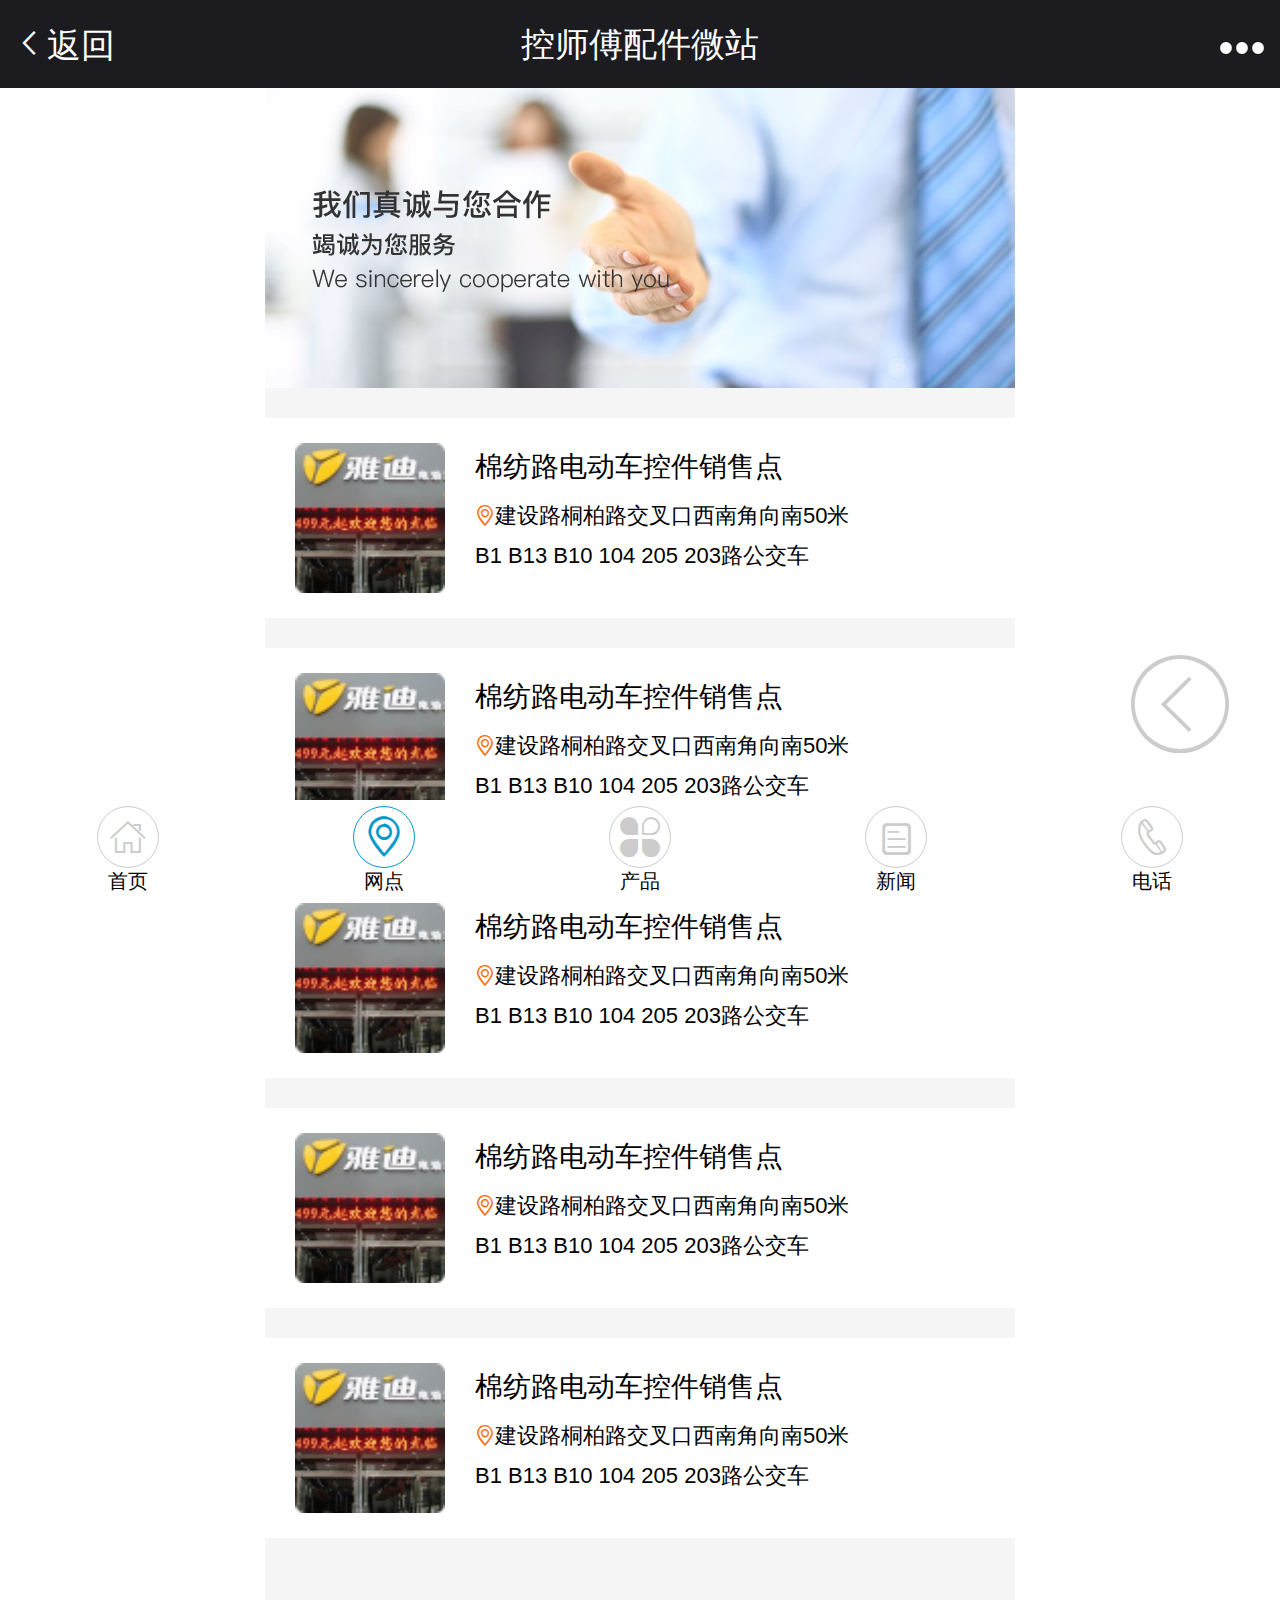
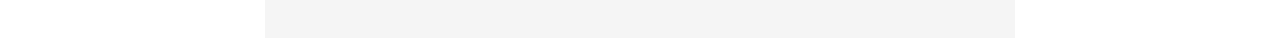
<file: 手机站/surport.html>
<!doctype html>
<html>
<head>
    <meta charset="UTF-8">
    <meta http-equiv="X-UA-Compatible" content="IE=Edge，chrome=1">
    <meta name="viewport" content="width=device-width, initial-scale=1.0, maximum-scale=1.0, user-scalable=no">
    <link rel="stylesheet" type="text/css" href="css/mobile-reset.css">
    <link rel="stylesheet" type="text/css" href="css/common.css">
    <link rel="stylesheet" type="text/css" media="screen" href="css/surport-style.css">
    <script src="js/base.js"></script>
    <title>网店支持</title>
</head>
<body>
<div class="header">
     <div class="goback"><i class="iconfont arrow">&#xe607;</i>返回</div>
     控师傅配件微站
     <div class="menu"><i class="iconfont icon-menu">&#xe608;</i></div>
</div>
<div class="bg">
    <div class="wrapper">
        <div class="banner">
            <img src="images/coop.png" alt="合作">
        </div>
        <div class="item">
            <img src="images/yadi.png" alt="">
            <div class="details">
                 <p class="p1">棉纺路电动车控件销售点</p>
                 <p class="p2"><i class="iconfont c">&#xe603;</i>建设路桐柏路交叉口西南角向南50米</p>
                 <p class="p3">B1 B13 B10 104 205 203路公交车</p>
            </div>
        </div>
        <div class="item">
            <img src="images/yadi.png" alt="">
            <div class="details">
                 <p class="p1">棉纺路电动车控件销售点</p>
                 <p class="p2"><i class="iconfont c">&#xe603;</i>建设路桐柏路交叉口西南角向南50米</p>
                 <p class="p3">B1 B13 B10 104 205 203路公交车</p>
            </div>
        </div>
        <div class="item">
            <img src="images/yadi.png" alt="">
            <div class="details">
                 <p class="p1">棉纺路电动车控件销售点</p>
                 <p class="p2"><i class="iconfont c">&#xe603;</i>建设路桐柏路交叉口西南角向南50米</p>
                 <p class="p3">B1 B13 B10 104 205 203路公交车</p>
            </div>
        </div>
        <div class="item">
            <img src="images/yadi.png" alt="">
            <div class="details">
                 <p class="p1">棉纺路电动车控件销售点</p>
                 <p class="p2"><i class="iconfont c">&#xe603;</i>建设路桐柏路交叉口西南角向南50米</p>
                 <p class="p3">B1 B13 B10 104 205 203路公交车</p>
            </div>
        </div>
        <div class="item">
            <img src="images/yadi.png" alt="">
            <div class="details">
                 <p class="p1">棉纺路电动车控件销售点</p>
                 <p class="p2"><i class="iconfont c">&#xe603;</i>建设路桐柏路交叉口西南角向南50米</p>
                 <p class="p3">B1 B13 B10 104 205 203路公交车</p>
            </div>
        </div>
         <i class="iconfont foot-goback">&#xe60b;</i>
    </div>
   <div class="footer clearfix">
        <a href="index.html" class="foot">
            <div class="circle"><i class="iconfont">&#xe605;</i></div>
            <p>首页</p>
        </a>
        <a href="support.html" class="foot cur">
            <div class="circle"><i class="iconfont">&#xe603;</i></div>
            <p>网点</p>
        </a>
        <a href="product-show.html" class="foot">
            <div class="circle"><i class="iconfont">&#xe602;</i></div>
            <p>产品</p>
        </a>
        <a href="news.html" class="foot">
            <div class="circle"><i class="iconfont news">&#xe606;</i></div>
            <p>新闻</p> 
        </a>
        <a href="telephone.html" class="foot">
            <div class="circle"><i class="iconfont tel">&#xe600;</i></div>
            <p>电话</p> 
        </a>
    </div>
</div>
    <script src="js/Zepto.js"></script>
    <script src="js/touch.js"></script>
    <script src="js/common.js"></script>
</body>
</html>
</file>
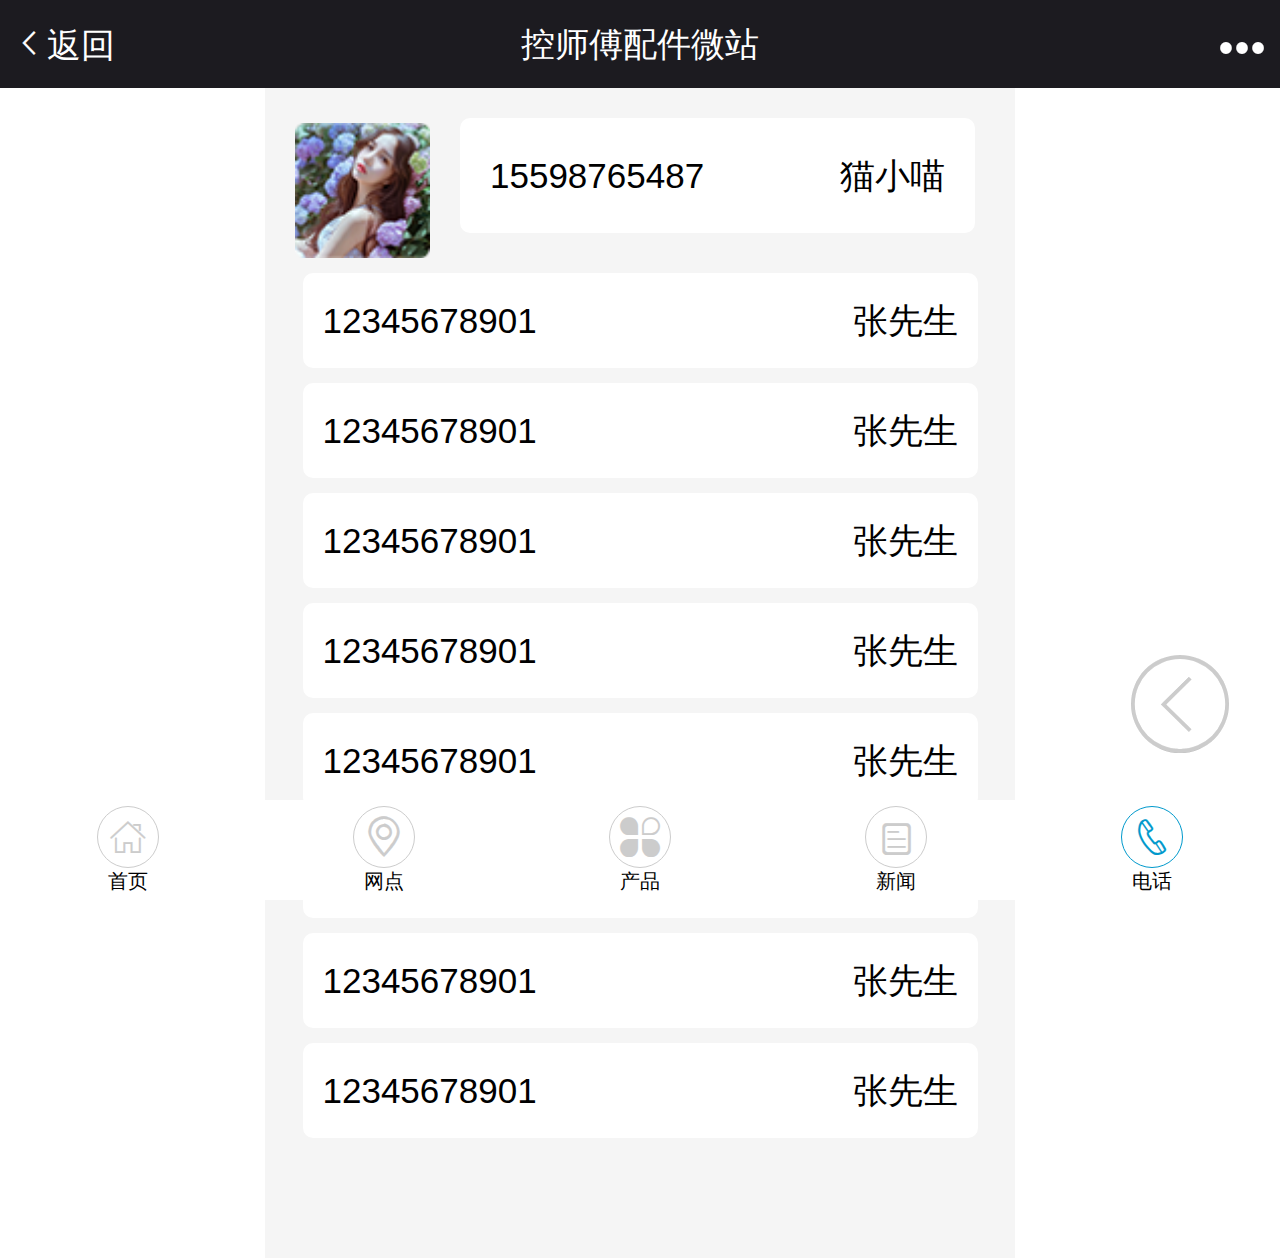
<file: 手机站/telephone.html>
<!doctype html>
<html>
<head>
    <meta charset="UTF-8">
    <meta http-equiv="X-UA-Compatible" content="IE=Edge，chrome=1">
    <meta name="viewport" content="width=device-width, initial-scale=1.0, maximum-scale=1.0, user-scalable=no">
    <link rel="stylesheet" type="text/css" href="css/mobile-reset.css">
    <link rel="stylesheet" type="text/css" href="css/common.css">
    <link rel="stylesheet" type="text/css" media="screen" href="css/telephone-style.css">
    <script src="js/base.js"></script>
    <title>电话</title>
</head>
<body>
<div class="header">
     <div class="goback"><i class="iconfont arrow">&#xe607;</i>返回</div>
     控师傅配件微站
     <div class="menu"><i class="iconfont icon-menu">&#xe608;</i></div>
</div>
<div class="bg">
    <div class="wrapper">
         <div class="tel-list">
             <div class="list-cur clearfix">
                  <img src="images/head.png" alt="列表头像">
                  <div class="list-1 clearfix">
                       <a href="tel:12345678901" class="sp1">15598765487</a><span class="sp2">猫小喵</span>
                  </div>
             </div>
             <a href="tel:12345678901" class="list-n">
                 <span class="sp1">12345678901</span><span class="sp2">张先生</span>
             </a>
              <a href="tel:12345678901" class="list-n">
                  <span class="sp1">12345678901</span><span class="sp2">张先生</span>
             </a>
              <a href="tel:12345678901" class="list-n">
                  <span  class="sp1">12345678901</span><span class="sp2">张先生</span>
             </a>
              <a href="tel:12345678901" class="list-n">
                 <span  class="sp1">12345678901</span><span class="sp2">张先生</span>
             </a>
              <a href="tel:12345678901" class="list-n">
                 <span  class="sp1">12345678901</span><span class="sp2">张先生</span>
             </a>
              <a href="tel:12345678901" class="list-n">
                 <span  class="sp1">12345678901</span><span class="sp2">张先生</span>
             </a>
              <a href="tel:12345678901" class="list-n">
                 <span  class="sp1">12345678901</span><span class="sp2">张先生</span>
             </a>
              <a href="tel:12345678901" class="list-n">
                 <span  class="sp1">12345678901</span><span class="sp2">张先生</span>
             </a>
         </div>
          <i class="iconfont foot-goback">&#xe60b;</i>
     </div>  
    <div class="footer clearfix">
        <a href="index.html" class="foot">
            <div class="circle"><i class="iconfont">&#xe605;</i></div>
            <p>首页</p>
        </a>
        <a href="surport.html" class="foot">
            <div class="circle"><i class="iconfont">&#xe603;</i></div>
            <p>网点</p>
        </a>
        <a href="product-show.html" class="foot">
            <div class="circle"><i class="iconfont">&#xe602;</i></div>
            <p>产品</p>
        </a>
        <a href="news.html" class="foot">
            <div class="circle"><i class="iconfont news">&#xe606;</i></div>
            <p>新闻</p> 
        </a>
        <a href="telephone.html" class="foot cur">
            <div class="circle"><i class="iconfont tel">&#xe600;</i></div>
            <p>电话</p> 
        </a>
    </div>
</div>
    <script src="js/Zepto.js"></script>
    <script src="js/touch.js"></script>
    <script src="js/common.js"></script>
</body>
</html>
</file>
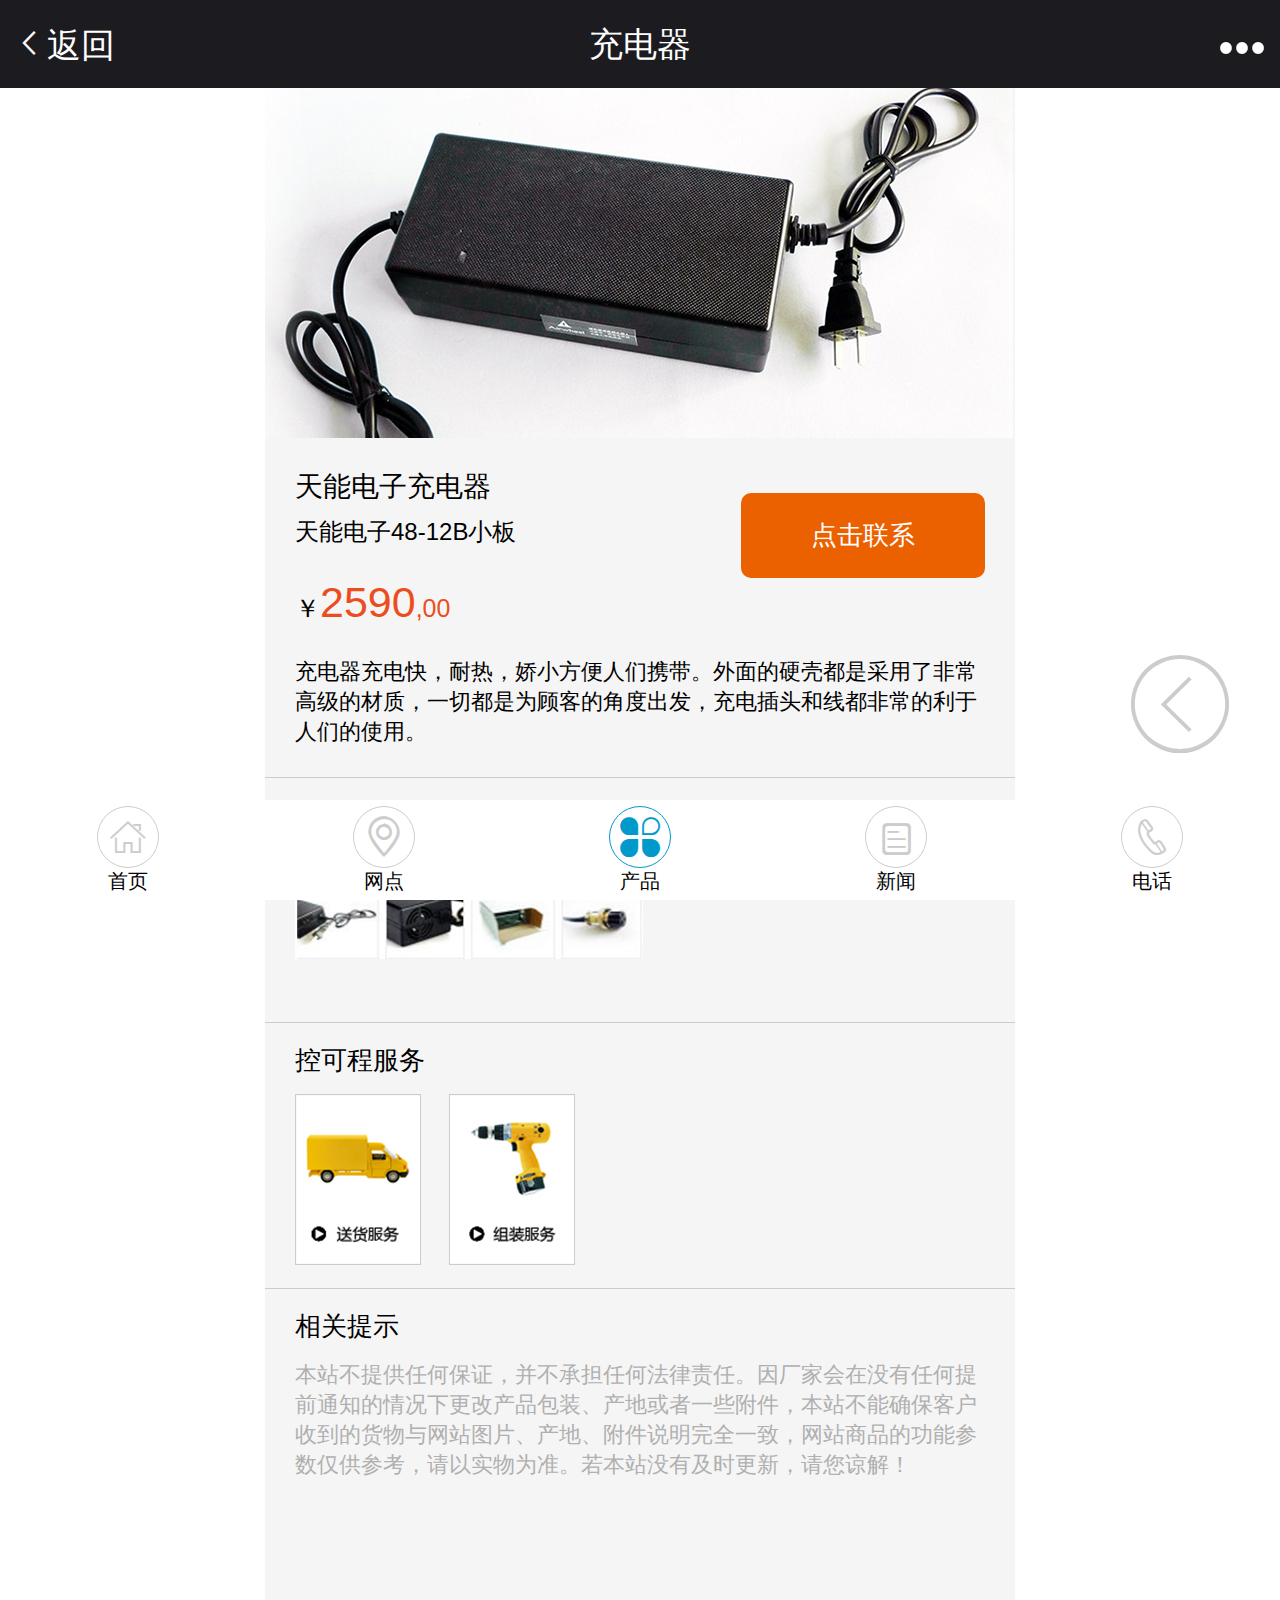
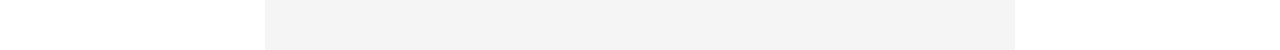
<file: 手机站/xiangqing.html>
<!doctype html>
<html>
<head>
    <meta charset="UTF-8">
    <meta http-equiv="X-UA-Compatible" content="IE=Edge，chrome=1">
    <meta name="viewport" content="width=device-width, initial-scale=1.0, maximum-scale=1.0, user-scalable=no">
    <link rel="stylesheet" type="text/css" href="css/mobile-reset.css">
    <link rel="stylesheet" type="text/css" href="css/common.css">
    <link rel="stylesheet" type="text/css" media="screen" href="css/xiangqing-style.css">
    <script src="js/base.js"></script>
    <title>商品详情</title>
</head>
<body>
<div class="header">
     <div class="goback"><i class="iconfont arrow">&#xe607;</i>返回</div>
    充电器
     <div class="menu"><i class="iconfont icon-menu">&#xe608;</i></div>
</div>
<div class="wrapper">
    <div class="banner">
        <img src="images/chongdianqi.png" alt="天能电子充电器">
    </div>
    <div class="attr">
        <div class="clearfix">
            <div class="attr-l">
                <p>天能电子充电器</p>
                <p>天能电子48-12B小板</p>
                <div class="price">
                    <span>￥</span>
                    <span>2590</span>
                    <span>,00</span>
                </div>
            </div>
            <button class="btn-lianxi">点击联系</button>
        </div>
         <p class="jieshao">充电器充电快，耐热，娇小方便人们携带。外面的硬壳都是采用了非常高级的材质，一切都是为顾客的角度出发，充电插头和线都非常的利于人们的使用。</p>
    </div>
    <div class="goods">
        <p>商品详情</p>
        <img src="images/goods_01.png" alt=""><img src="images/goods_02.png" alt=""><img src="images/goods_03.png" alt=""><img src="images/goods_04.png" alt="">
    </div>
    <div class="service">
        <p>控可程服务</p>
        <img src="images/kongservice_01.png" alt="">
        <img src="images/kongservice_02.png" alt="">
    </div>
    <div class="tips">
        <p>相关提示</p>
        <p>本站不提供任何保证，并不承担任何法律责任。因厂家会在没有任何提前通知的情况下更改产品包装、产地或者一些附件，本站不能确保客户收到的货物与网站图片、产地、附件说明完全一致，网站商品的功能参数仅供参考，请以实物为准。若本站没有及时更新，请您谅解！</p>
    </div>
    <i class="iconfont foot-goback">&#xe60b;</i>
</div>
<div class="footer clearfix">
        <a href="index.html" class="foot">
            <div class="circle"><i class="iconfont">&#xe605;</i></div>
            <p>首页</p>
        </a>
        <a href="surport.html" class="foot">
            <div class="circle"><i class="iconfont">&#xe603;</i></div>
            <p>网点</p>
        </a>
        <a href="product-show.html" class="foot cur">
            <div class="circle"><i class="iconfont">&#xe602;</i></div>
            <p>产品</p>
        </a>
        <a href="news.html" class="foot">
            <div class="circle"><i class="iconfont news">&#xe606;</i></div>
            <p>新闻</p> 
        </a>
        <a href="telephone.html" class="foot">
            <div class="circle"><i class="iconfont tel">&#xe600;</i></div>
            <p>电话</p> 
        </a>
    </div>
    <script src="js/Zepto.js"></script>
    <script src="js/touch.js"></script>
    <script src="js/common.js"></script>
</body>
</html>
</file>
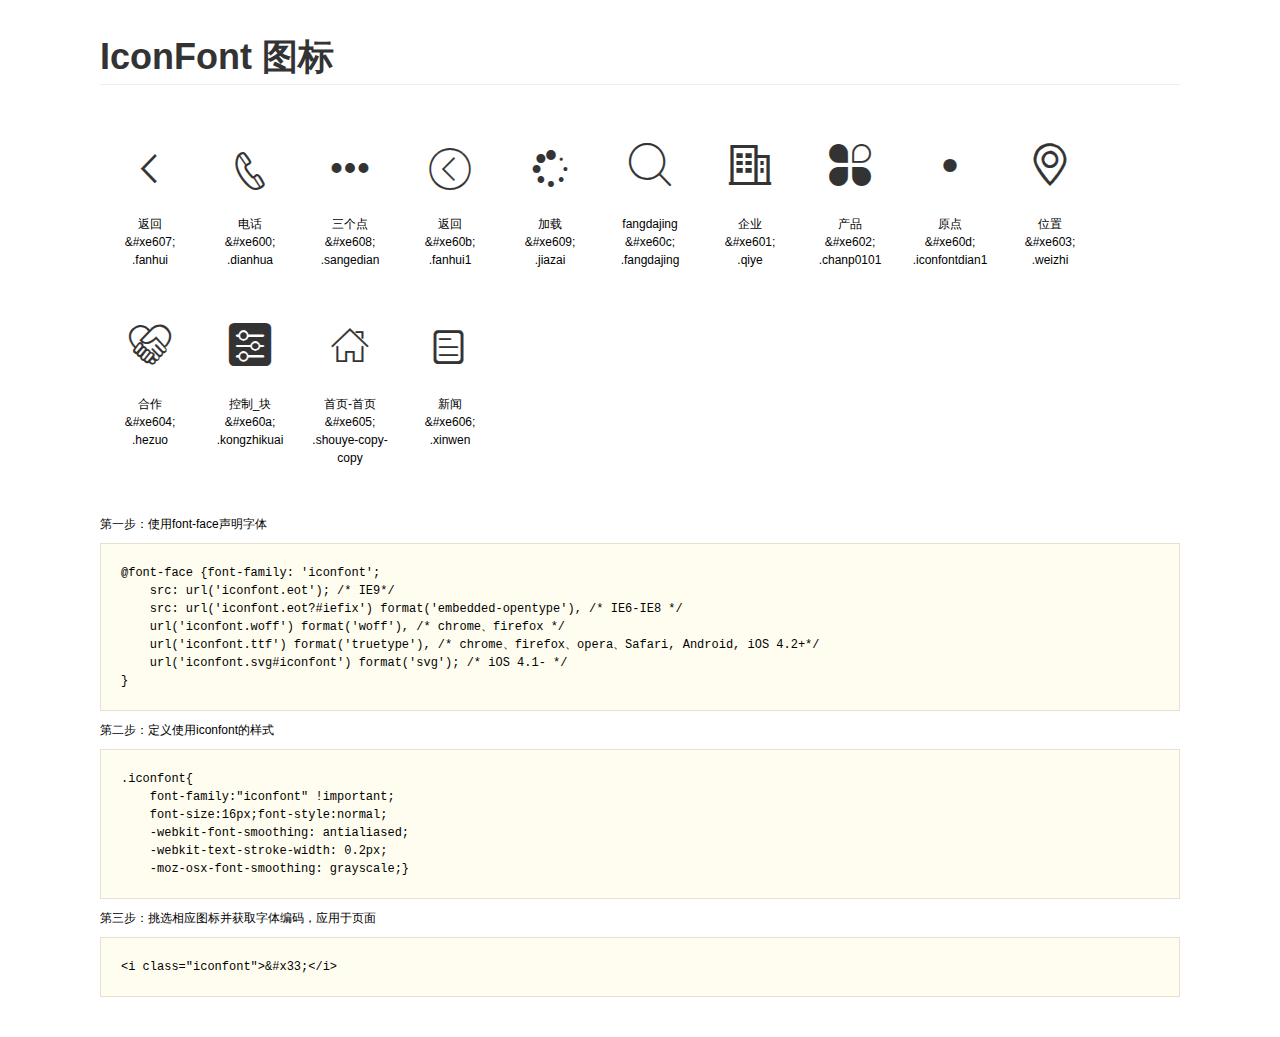
<file: 手机站/iconfont/demo.html>
<!DOCTYPE html>
<html>
<head>
    <meta charset="utf-8"/>
    <title>IconFont</title>
    <link rel="stylesheet" href="demo.css">
    <link rel="stylesheet" href="iconfont.css">
</head>
<body>
    <div class="main">
        <h1>IconFont 图标</h1>
        <ul class="icon_lists clear">
            
                <li>
                <i class="icon iconfont">&#xe607;</i>
                    <div class="name">返回</div>
                    <div class="code">&amp;#xe607;</div>
                    <div class="fontclass">.fanhui</div>
                </li>
            
                <li>
                <i class="icon iconfont">&#xe600;</i>
                    <div class="name">电话</div>
                    <div class="code">&amp;#xe600;</div>
                    <div class="fontclass">.dianhua</div>
                </li>
            
                <li>
                <i class="icon iconfont">&#xe608;</i>
                    <div class="name">三个点</div>
                    <div class="code">&amp;#xe608;</div>
                    <div class="fontclass">.sangedian</div>
                </li>
            
                <li>
                <i class="icon iconfont">&#xe60b;</i>
                    <div class="name">返回</div>
                    <div class="code">&amp;#xe60b;</div>
                    <div class="fontclass">.fanhui1</div>
                </li>
            
                <li>
                <i class="icon iconfont">&#xe609;</i>
                    <div class="name">加载</div>
                    <div class="code">&amp;#xe609;</div>
                    <div class="fontclass">.jiazai</div>
                </li>
            
                <li>
                <i class="icon iconfont">&#xe60c;</i>
                    <div class="name">fangdajing</div>
                    <div class="code">&amp;#xe60c;</div>
                    <div class="fontclass">.fangdajing</div>
                </li>
            
                <li>
                <i class="icon iconfont">&#xe601;</i>
                    <div class="name">企业</div>
                    <div class="code">&amp;#xe601;</div>
                    <div class="fontclass">.qiye</div>
                </li>
            
                <li>
                <i class="icon iconfont">&#xe602;</i>
                    <div class="name">产品</div>
                    <div class="code">&amp;#xe602;</div>
                    <div class="fontclass">.chanp0101</div>
                </li>
            
                <li>
                <i class="icon iconfont">&#xe60d;</i>
                    <div class="name">原点</div>
                    <div class="code">&amp;#xe60d;</div>
                    <div class="fontclass">.iconfontdian1</div>
                </li>
            
                <li>
                <i class="icon iconfont">&#xe603;</i>
                    <div class="name">位置</div>
                    <div class="code">&amp;#xe603;</div>
                    <div class="fontclass">.weizhi</div>
                </li>
            
                <li>
                <i class="icon iconfont">&#xe604;</i>
                    <div class="name">合作</div>
                    <div class="code">&amp;#xe604;</div>
                    <div class="fontclass">.hezuo</div>
                </li>
            
                <li>
                <i class="icon iconfont">&#xe60a;</i>
                    <div class="name">控制_块</div>
                    <div class="code">&amp;#xe60a;</div>
                    <div class="fontclass">.kongzhikuai</div>
                </li>
            
                <li>
                <i class="icon iconfont">&#xe605;</i>
                    <div class="name">首页-首页</div>
                    <div class="code">&amp;#xe605;</div>
                    <div class="fontclass">.shouye-copy-copy</div>
                </li>
            
                <li>
                <i class="icon iconfont">&#xe606;</i>
                    <div class="name">新闻</div>
                    <div class="code">&amp;#xe606;</div>
                    <div class="fontclass">.xinwen</div>
                </li>
            
        </ul>


        <div class="helps">
            第一步：使用font-face声明字体
            <pre>
@font-face {font-family: 'iconfont';
    src: url('iconfont.eot'); /* IE9*/
    src: url('iconfont.eot?#iefix') format('embedded-opentype'), /* IE6-IE8 */
    url('iconfont.woff') format('woff'), /* chrome、firefox */
    url('iconfont.ttf') format('truetype'), /* chrome、firefox、opera、Safari, Android, iOS 4.2+*/
    url('iconfont.svg#iconfont') format('svg'); /* iOS 4.1- */
}
</pre>
第二步：定义使用iconfont的样式
            <pre>
.iconfont{
    font-family:"iconfont" !important;
    font-size:16px;font-style:normal;
    -webkit-font-smoothing: antialiased;
    -webkit-text-stroke-width: 0.2px;
    -moz-osx-font-smoothing: grayscale;}
</pre>
第三步：挑选相应图标并获取字体编码，应用于页面
<pre>
&lt;i class="iconfont"&gt;&amp;#x33;&lt;/i&gt;
</pre>
        </div>

    </div>
</body>
</html>
</file>
<file: 手机站/css/common.css>
/*-----------------header-----------------------*/
.header{
    width: 100%;
    height: 0.88rem;
    line-height: 0.88rem;
    background: #1c1b20;
    font-size:0.34rem;
    color:#fff;
    text-align: center;
    position: fixed;
    top:0;
    left: 0;
    z-index: 100;
}
.goback{
    position:absolute;
    left:0.13rem;
    top:0;
    cursor: pointer;
}
.goback .arrow{
    font-size: 0.34rem;
    position: relative;
    bottom:0.04rem; 
}
.menu{
    position:absolute;
    right:0.13rem;
    top:0;
    cursor: pointer;
}
.menu .icon-menu{
    font-size: 0.5rem;
}

/*-------------------------footer-----------------------*/
.footer{
    width: 100%;
    height: 1rem;
    background: #fff;
    position: fixed;
    bottom: 0;
    left: 0;
}
.footer a{
    text-decoration: none;
    color: #000;
}
.foot{
    width: 20%;
    float: left;
    font-size: 0;
    text-align: center;
}
.foot .circle{
    width: 0.6rem;
    height: 0.6rem;
    line-height: 0.6rem;
    border: 1px solid #ccc;
    border-radius: 50%;
    text-align: center;
    margin-top: 0.06rem;
    display: inline-block;
    cursor: pointer;
}
.circle .iconfont{
    font-size:0.4rem;
    color: #ccc;
}
.circle .news{
    margin-left:0.04rem;
}
.circle .tel{
    position: relative;
    bottom: 0.05rem;
}
.foot p{
    font-size: 0.2rem;
    text-align: center;
}
.footer .cur .iconfont{
    color: #0099cc;
}
.cur .circle{
    border-color: #0099cc;
}

/*-------------------------iconfont----------------------------*/
@font-face {font-family: 'iconfont';
    src: url('../iconfont/iconfont.eot'); /* IE9*/
    src: url('../iconfont/iconfont.eot?#iefix') format('embedded-opentype'), /* IE6-IE8 */
    url('../iconfont/iconfont.woff') format('woff'), /* chrome、firefox */
    url('../iconfont/iconfont.ttf') format('truetype'), /* chrome、firefox、opera、Safari, Android, iOS 4.2+*/
    url('../iconfont/iconfont.svg#iconfont') format('svg'); /* iOS 4.1- */
}
.iconfont{
    font-family:"iconfont" !important;
    font-size:16px;font-style:normal;
    -webkit-font-smoothing: antialiased;
    -webkit-text-stroke-width: 0.2px;
    -moz-osx-font-smoothing: grayscale;}

/*------------------search-----------------------------*/
.search-box{
    position: relative;
    font-size: 0;
    box-sizing: border-box;
    padding:0.3rem;
}
.search{
    font-size: 0.26rem;
    height: 0.6rem;
    width: 100%;
    box-sizing: border-box;
    padding: 0.1rem 0.4rem;
    border: 1px solid #ccc;
    border-radius: 0.1rem;
}
.icon-search{
    font-size: 0.26rem;
    position: absolute;
    left: 0;
    top:0.6rem;
    margin-top:-0.13rem;
    margin-left: 0.4rem;
}
/*-------------------底部返回按钮-------------------*/
.foot-goback{
    font-size: 1rem;
    position: fixed;
    bottom: 1.5rem;
    right: 0.5rem;
    color: rgba(0,0,0,.2);
    cursor: pointer;
}
/*------------------外部容器--------------------*/
.wrapper{
    max-width: 7.5rem;
    margin:0 auto;
    background: #f5f5f5;
    padding-bottom:1rem;
    padding-top:0.88rem;
}
/*--------------正在加载------------------------*/
.loading{
    height: 0.5rem;
    line-height: 0.5rem;
    text-align: center;
    font-size: 0;
    background: #fff;
}
.loading span{
    font-size: 0.22rem;
    margin-left: 0.2rem;
    display: inline-block;
    vertical-align: top;
}
.loading .load{
  background: url(../images/loading.gif) no-repeat center center;
  background-size:0.3rem;
  width: 0.5rem;
  height: 0.5rem;
  display: inline-block;
}
</file>
<file: 手机站/css/index-style.css>
.banner{
    font-size: 0;
}
.banner img{
    width: 100%;
    height: 3.64rem;
}
.service{
    background: #fff;
    width: 100%;
    height:2.05rem; 
    font-size: 0;
    margin-top: 0.12rem;
    border-top:1px solid #ebebeb;
}
.item{
   display: inline-block;
   width: 25%;
   height: 2.05rem;
   text-align: center;
}
.item .cir{
    display: inline-block;
    width: 1.14rem;
    height: 1.14rem;
    line-height: 1.14rem;
    border-radius:50%;
    margin-top: 0.25rem;
    text-decoration: none;
}
.service .iconfont{
    color: #fff;
    font-size: 0.6rem;
}
.service .c{
    position: relative;
    bottom: 0.08rem;
}
.item .show{
    background: #0093dd;
}
.item .place{
    background: #ffa358;
}
.item .coop{
    background: #6ee534;
}
.item .contact{
    background: #ff5e5e;
}
.item p{
    font-size: 0.22rem;
    text-align: center;
    margin-top:0.15rem;
}
.product-show{
    background: #fff;
    width: 100%;
    border-top:1px solid #ebebeb;
}
.tittle{
    height: 0.65rem;
    line-height: 0.65rem;
    width: 100%;
    font-size: 0;
}
.product-show .tittle .iconfont{
    margin-left: 0.3rem;
    color: #0093dd;
    font-size: 0.3rem;
}
.tittle p{
    display: inline-block;
    font-size: 0.3rem;
    margin-left: 0.15rem;
}
.product{
    font-size: 0;
    position: relative;
    border-top:1px solid #ebebeb;
}
.product img{
    padding:0.1rem;
    width: 2.5rem;
    height: 1.8rem;
}
.product .list-r{
    display: inline-block;
    vertical-align: top;
    margin: 0.35rem 0 0 0.2rem;
    max-width: 4.5rem;
}
.list-r span{
    width: 0.95rem;
    height:0.35rem;
    border-radius: 0.1rem;
    font-size: 0.22rem;
    margin-top: 0.3rem;
}
.list-r .sp{
    height: 0.35rem;
    margin-top: 0.2rem;

}
.list-r .sp1{
    border: 1px solid #44b0e6;
    margin-right: 0.1rem;
    padding: 0.07rem 0.15rem;
}
.list-r .sp2{
    border: 1px solid #ffb14d;
    padding:0.07rem 0.2rem;
}
.support{
    background: #fff;
    width: 100%;
    border-top:1px solid #ebebeb;
    margin-top:0.1rem;
}
.support .tittle .iconfont{
    margin-left: 0.3rem;
    color: #ff6700;
    font-size: 0.3rem;
}
.list-r p:nth-of-type(1){
    font-size: 0.28rem;
}
.list-r p:nth-of-type(2){
    font-size: 0.22rem;
}
.support-list .list-5{
    width: 100%;
    height: 2.47rem;
    border-top:1px solid #ebebeb;
    font-size: 0;
}
.list-5 img{
    width: 2.77rem;
    height: 2.07rem;
    float: left;
    margin:0.2rem 0 0 0.2rem;
}
.list-rr{
    max-width: 4.5rem;
    float: left;
}
.list-rr .iconfont{
    margin-right:0.1rem;
    font-size: 0.25rem;
    color: #ff6700;
}
.list-rr p{
    margin-left: 0.2rem;
}
.list-rr p:nth-of-type(1){
    font-size: 0.28rem;
    margin-top: 0.4rem;
}
.list-rr p:nth-of-type(2){
    font-size: 0.22rem;
    margin-top: 0.18rem;
    display: inline-block;
}
.list-rr p:nth-of-type(3){
    font-size: 0.22rem;
    margin-top: 0.28rem;
}
.list-rr p:nth-of-type(4){
    font-size: 0.22rem;
    margin-top: 0.15rem;
}
.xingxiang{
    background: #fff;
    width: 100%;
    border-top:1px solid #ebebeb;
    margin-top: 0.1rem;
}
.xingxiang .tittle .iconfont{
    color: #ff6767;
    font-size: 0.3rem;
    margin-left: 0.3rem;
} 
.xx-img img{
    width: 3.45rem;
    height: 1.59rem;
    padding: 0 0.1rem; 
    border-top:1px solid #ebebeb; 
    padding-top: 0.12rem;
    vertical-align: top;
}
.xx-img{
    text-align: center;
}
.xx-list p{
    padding: 0.24rem;
    line-height: 0.34rem;
    font-size: 0.2rem;
}
.footer{
    border-top:1px solid #ebebeb;
    margin-top:0.1rem;
}
</file>
<file: 手机站/css/charger-style.css>
.product{
    font-size: 0;
    background: #fff;
    margin-bottom: 0.3rem;
    width: 100%;
}
.product .list-r{
    display: inline-block;
    vertical-align: top;
    margin-left: 0.2rem;
    padding: 0.35rem 0;
}
.product img{
    width: 2.69rem;
    height: 1.94rem;
}
.list-r p{
    line-height: 0.4rem;
    max-width: 4.4rem;
}
.list-r p:nth-of-type(1){
    font-size: 0.28rem;
}
.list-r p:nth-of-type(2){
    font-size: 0.22rem;
    color: #ccc;
}
.list-r span{
    width: 0.95rem;
    height:0.35rem;
    border-radius: 0.1rem;
    font-size: 0.22rem;
    padding: 0.07rem 0.15rem;
    margin-top: 0.3rem;
}
.list-r .sp{
    margin-top: 0.2rem;
}
.list-r .sp1{
    border: 1px solid #44b0e6;
    margin-right: 0.1rem;
}
.list-r .sp2{
    border: 1px solid #ffb14d;
}
.loadding{
    text-align: center;
    font-size: 0;
    line-height: 0.5rem;
}
.loadding .iconfont{
    font-size: 0.4rem;
}
.loadding span{
    font-size: 0.22rem;
    margin-left: 0.2rem;
}
</file>
<file: 手机站/css/contact-us-style.css>
.banner{
    font-size: 0;
}
.banner img{
    width: 100%;
    height: 3rem;
}
.address{
    padding: 0.3rem 0 0.25rem 0;
    border-bottom: 1px solid #ebebeb;
}
.address p{
    line-height: 0.45rem;
    margin-left: 0.27rem;
}
.address p:nth-child(1){
    font-size: 0.3rem;
}
.address p:nth-child(2){
    font-size: 0.24rem;
}
.address p:nth-child(3){
    font-size: 0.24rem;
}
.consept p{
    padding-left: 0.3rem;
}
.consept p:nth-child(1){
    font-size: 0.3rem;
    font-weight: bold;
    line-height: 0.45rem;
    border-bottom: 1px solid #ebebeb;
}
.consept p:nth-child(2){
    font-size: 0.24rem;
    margin-top: 0.1rem;
}
.consept p:nth-child(3){
    font-size: 0.3rem;
    margin-top: 0.16rem;
}
.consept .pn{
    font-size: 0.16rem;
    line-height: 0.35rem;
}
.Commitment p{              
    font-size: 0.16rem;
    padding-left: 0.3rem;
    line-height: 0.3rem;
}
.Commitment p:nth-child(1){
    font-size:0.3rem;
    font-weight: bold;
    border-bottom:1px solid #ebebeb;
    line-height: 0.45rem;
}
.Commitment p:nth-child(2){
    font-size:0.24rem;
    line-height: 0.4rem;
}
.Servic p{
    font-size: 0.16rem;
    padding-left: 0.3rem;
    line-height: 0.3rem;
}
.Servic p:nth-child(1){
    font-size: 0.3rem;
    font-weight: bold;
    border-bottom: 1px solid #ebebeb;
    line-height: 0.45rem;
}
.Servic p:nth-child(2){
    font-size:0.24rem;
    line-height: 0.4rem;
}
</file>
<file: 手机站/css/coop-style.css>
.coop-2{
    background: #fff;
}
.coop-2 img{
    width: 100%;
    height: 3rem;
}
.coop-2 p{
    line-height: 0.5rem;
    color:#494949;
    margin-left: 0.3rem;
}
.coop-2 .p1{
    font-size: 0.3rem;
}
.coop-2 .p2{
    font-size: 0.22rem;
}
.coop-list li .iconfont{
    font-size: 0.3rem;
    color: #ccc;
}
.coop-list{
    font-size: 0.24rem;
    box-sizing:border-box;
    padding: 0.25rem 0;
    background: #fff;
    margin-top: 0.3rem;
}
.coop-list li{
    height: 0.4rem;
    line-height: 0.4rem;
    margin-left: 0.3rem;
}
.coop-list p{
    color: #000;
}
.footer{
    margin-top: 0.3rem;
}
.foot .circle .iconfont{
    color: #ccc;
}
</file>
<file: 手机站/css/news-style.css>
.news-center{
    font-size: 0;
}
.news-center img{
    width: 100%;
    height: 2.59rem;
}
.superbrands{
    text-align: center;
    margin-top: 0.31rem;
    background: #fff;
}
.superbrands img{
    margin-top: 0.29rem;
    /*width: 6.89rem;*/
    width: 90%;
    /*height: 3.34rem;*/
    height: 90%;
}
.details{
    width: 90%;
}
.superbrands p{
    text-align: left;
    line-height: 0.35rem;
    margin-left: 0.35rem;
}
.superbrands .p1{
    margin-top: 0.1rem;
    font-size: 0.22rem;
    color: #5c5c5c;
}
.superbrands .p2{
    font-size: 0.22rem;
    color: #e0e0e0;
    padding-bottom: 0.3rem;
}
.footer{
    border-top: 1px solid #f1f1f1;
    margin-top: 0.2rem;
}
</file>
<file: 手机站/css/product-show-style.css>
.banner{
    position: relative;
    font-size: 0;
}
.banner img{
    width: 100%;
    height: 4rem;
}
.search-box{
    position: absolute;
    top:0rem;
    left: 0;
    width: 100%;
}
.charger{
    padding: 0.3rem;
}
.product .mt{
    margin-top:0.3rem;
}
.tittle-p{
    font-size: 0.3rem;
    margin-left: 0.3rem;
}
.icon{
    width: 0.21rem;
    height: 0.21rem;
    display: inline-block;
    margin-right: 0.1rem;
    
}
.icon-1{
    background: url(../images/icon01.png) no-repeat;
    background-size: 0.21rem 0.21rem;
}
.icon-2{
    background: url(../images/icon02.png) no-repeat;
    background-size: 0.21rem 0.21rem;
}
.icon-3{
    background: url(../images/icon03.png) no-repeat;
    background-size: 0.21rem 0.21rem;
}
.icon-4{
    background: url(../images/icon04.png) no-repeat;
    background-size: 0.21rem 0.21rem;
}
.icon-5{
    background: url(../images/icon05.png) no-repeat;
    background-size: 0.21rem 0.21rem;
}
.icon-6{
    background: url(../images/icon06.png) no-repeat;
    background-size: 0.21rem 0.21rem;
}
.charger img{
    width: 2.23rem;
    height: 1.8rem;
}
.charger .list-1{
    background: #fff;
    float: left;
    margin:0.03rem;
    text-align: center;
    font-size: 0;
}
.list-1 p{
    color: #000;
    font-size: 0.3rem;
}
</file>
<file: 手机站/css/surport-style.css>
.banner{
    font-size: 0;
}
.banner img{
    width: 100%;
    height: 3rem;
}
.item img{
    padding: 0.25rem 0.3rem;
    width: 1.5rem;
    height: 1.5rem;
}
.item{
    width: 100%;
    font-size: 0; 
    background: #fff;
    margin-top: 0.3rem; 
}
.details{
  display: inline-block;
  vertical-align: top;
}
.details .p1{
    font-size: 0.28rem;
    margin-top: 0.3rem;
}
.details .p2{
    margin-top: 0.1rem;
}
.details .p2,.p3{
    font-size: 0.22rem;
    line-height: 0.4rem;
}
.details .c{
    color: #ff6700;
    font-size: 0.2rem;
}
.footer{
    margin-top: 0.3rem;
}
</file>
<file: 手机站/css/telephone-style.css>
.wrapper{
   text-align: center; 
}
a{
    text-decoration: none;
}
.tel-list{
    font-size: 0;
    margin-bottom: 0.2rem;
}
.list-cur{
    width: 100%;
}
.list-cur img{
    width: 1.35rem;
    height:1.35rem;
    float: left;
    margin: 0.35rem 0 0 0.3rem;
}
.list-1{
    width: 5.15rem;
    height: 1.15rem;
    line-height: 1.15rem;
    text-align: center;
    background: #fff;
    border-radius: 0.1rem;
    font-size: 0.35rem;
    vertical-align: top;
    margin-top: 0.3rem;
    margin-left: 0.3rem;
    float: left;
}
.list-1 .sp1{
    float: left;
    margin-left: 0.3rem;
    color: #000;
}
.list-1 .sp2{
    float: right;
    margin-right: 0.3rem;
}
.list-n{
    width: 90%;
    height: 0.95rem;
    line-height: 0.95rem;
    background: #fff;
    font-size: 0.35rem;
    display: inline-block;
    border-radius: 0.1rem;
    margin-top: 0.15rem;
    color: #000;
}
.list-n .sp1{
    float: left;
    margin-left: 0.2rem;
    color: #000;
}
.list-n .sp2{
    float: right;
    margin-right: 0.2rem;
}
.footer{
    margin-top: 0.3rem;
}
</file>
<file: 手机站/css/xiangqing-style.css>
.banner{
    font-size: 0;
}
.banner img{
    width:7.49rem;
    height:3.5rem;
}
.attr{
    box-sizing: border-box;
    padding: 0.3rem 0.3rem;
}
.attr .jieshao{
    font-size: 0.22rem;
    margin-top: 0.3rem;
}
.attr-l{
    float: left;
}
.attr-l p:nth-child(1){
    font-size: 0.28rem;
}
.attr-l p:nth-child(2){
    font-size: 0.24rem;
    margin-top: 0.1rem;
}
.price{
    font-size: 0;
    margin-top: 0.3rem;
}
.price span:nth-child(1){
    font-size: 0.25rem;
    color: #000;
}
.price span:nth-child(2){
    font-size: 0.43rem;
    color:#ec4d1e; 
}
.price span:nth-child(3){
    font-size: 0.25rem;
    color:#ec4d1e;
    margin-top: 0.27rem;
}
.btn-lianxi{
    background: #eb6100;
    color: #fff;
    font-size: 0.26rem;
    border: none;
    border-radius: 0.1rem;
    padding:0.25rem 0.7rem;
    float: right;
    margin-top: 0.25rem;
}
.goods{
    border-top:1px solid #ccc;
    padding: 0 0.3rem 0.4rem 0.3rem;
}
.goods p{
    font-size: 0.26rem;
    margin-top: 0.36rem;
}
.goods img{
    width: 0.87rem;
    height: 0.8rem;
    margin-top: 0.3rem;
}
.service{
    padding: 0 0.3rem;
    border-top:1px solid #ccc;
}
.service p{
    font-size: 0.26rem;
    margin-top: 0.2rem;
}
.service img{
    border: 1px solid #ccc;
    margin-top: 0.16rem;
}
.tips{
    padding: 0 0.3rem 0.7rem 0.3rem;
    border-top:1px solid #ccc;
    position: relative;
}
.tips p:nth-child(1){
    font-size: 0.26rem;
    margin-top: 0.2rem;
}
.tips p:nth-child(2){
    font-size: 0.22rem;
    color: #b0b0b0;
    margin-top: 0.16rem;
}
.tips .iconfont{
    font-size: 1rem;
    color: rgba(0,0,0,.2);
    position: absolute;
    right:0.35rem;
    top:0;
}
</file>
<file: 手机站/iconfont/iconfont.css>
@font-face {font-family: "iconfont";
  src: url('iconfont.eot?t=1470653724'); /* IE9*/
  src: url('iconfont.eot?t=1470653724#iefix') format('embedded-opentype'), /* IE6-IE8 */
  url('iconfont.woff?t=1470653724') format('woff'), /* chrome, firefox */
  url('iconfont.ttf?t=1470653724') format('truetype'), /* chrome, firefox, opera, Safari, Android, iOS 4.2+*/
  url('iconfont.svg?t=1470653724#iconfont') format('svg'); /* iOS 4.1- */
}

.iconfont {
  font-family:"iconfont" !important;
  font-size:16px;
  font-style:normal;
  -webkit-font-smoothing: antialiased;
  -webkit-text-stroke-width: 0.2px;
  -moz-osx-font-smoothing: grayscale;
}
.icon-fanhui:before { content: "\e607"; }
.icon-dianhua:before { content: "\e600"; }
.icon-sangedian:before { content: "\e608"; }
.icon-fanhui1:before { content: "\e60b"; }
.icon-jiazai:before { content: "\e609"; }
.icon-fangdajing:before { content: "\e60c"; }
.icon-qiye:before { content: "\e601"; }
.icon-chanp0101:before { content: "\e602"; }
.icon-iconfontdian1:before { content: "\e60d"; }
.icon-weizhi:before { content: "\e603"; }
.icon-hezuo:before { content: "\e604"; }
.icon-kongzhikuai:before { content: "\e60a"; }
.icon-shouye-copy-copy:before { content: "\e605"; }
.icon-xinwen:before { content: "\e606"; }
</file>
<file: 手机站/iconfont/demo.css>
*{margin: 0;padding: 0;list-style: none;}
/*
KISSY CSS Reset
理念：1. reset 的目的不是清除浏览器的默认样式，这仅是部分工作。清除和重置是紧密不可分的。
2. reset 的目的不是让默认样式在所有浏览器下一致，而是减少默认样式有可能带来的问题。
3. reset 期望提供一套普适通用的基础样式。但没有银弹，推荐根据具体需求，裁剪和修改后再使用。
特色：1. 适应中文；2. 基于最新主流浏览器。
维护：玉伯<lifesinger@gmail.com>, 正淳<ragecarrier@gmail.com>
 */

/** 清除内外边距 **/
body, h1, h2, h3, h4, h5, h6, hr, p, blockquote, /* structural elements 结构元素 */
dl, dt, dd, ul, ol, li, /* list elements 列表元素 */
pre, /* text formatting elements 文本格式元素 */
form, fieldset, legend, button, input, textarea, /* form elements 表单元素 */
th, td /* table elements 表格元素 */ {
  margin: 0;
  padding: 0;
}

/** 设置默认字体 **/
body,
button, input, select, textarea /* for ie */ {
  font: 12px/1.5 tahoma, arial, \5b8b\4f53, sans-serif;
}
h1, h2, h3, h4, h5, h6 { font-size: 100%; }
address, cite, dfn, em, var { font-style: normal; } /* 将斜体扶正 */
code, kbd, pre, samp { font-family: courier new, courier, monospace; } /* 统一等宽字体 */
small { font-size: 12px; } /* 小于 12px 的中文很难阅读，让 small 正常化 */

/** 重置列表元素 **/
ul, ol { list-style: none; }

/** 重置文本格式元素 **/
a { text-decoration: none; }
a:hover { text-decoration: underline; }


/** 重置表单元素 **/
legend { color: #000; } /* for ie6 */
fieldset, img { border: 0; } /* img 搭车：让链接里的 img 无边框 */
button, input, select, textarea { font-size: 100%; } /* 使得表单元素在 ie 下能继承字体大小 */
/* 注：optgroup 无法扶正 */

/** 重置表格元素 **/
table { border-collapse: collapse; border-spacing: 0; }

/* 清除浮动 */
.ks-clear:after, .clear:after {
  content: '\20';
  display: block;
  height: 0;
  clear: both;
}
.ks-clear, .clear {
  *zoom: 1;
}

.main {padding: 30px 100px;}
.main h1{font-size:36px; color:#333; text-align:left;margin-bottom:30px; border-bottom: 1px solid #eee;}

.helps{margin-top:40px;}
.helps pre{
  padding:20px;
  margin:10px 0;
  border:solid 1px #e7e1cd;
  background-color: #fffdef;
  overflow: auto;
}

.icon_lists li{
  float:left;
  width: 100px;
  height:180px;
  text-align: center;
}
.icon_lists .icon{
  font-size: 42px;
  line-height: 100px;
  margin: 10px 0;
  color:#333;
  -webkit-transition: font-size 0.25s ease-out 0s;
  -moz-transition: font-size 0.25s ease-out 0s;
  transition: font-size 0.25s ease-out 0s;

}
.icon_lists .icon:hover{
  font-size: 100px;
}
</file>
